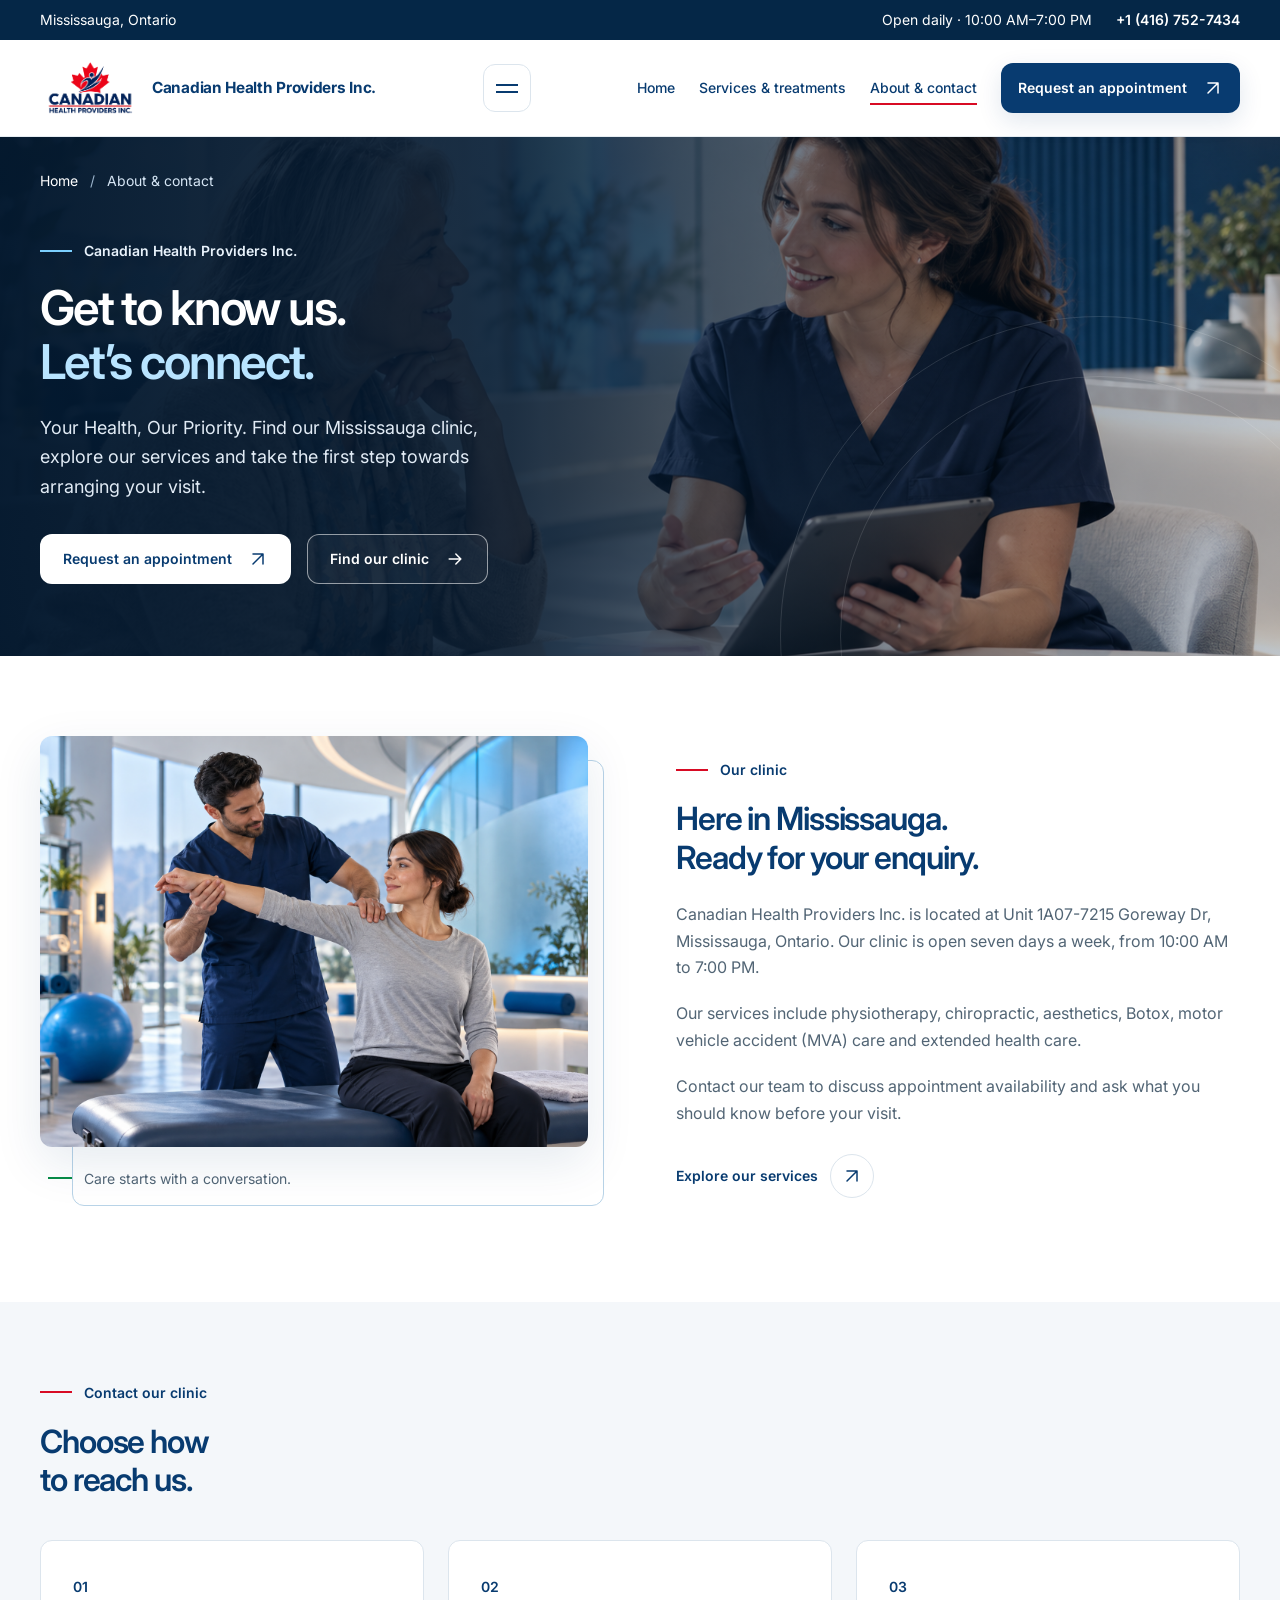
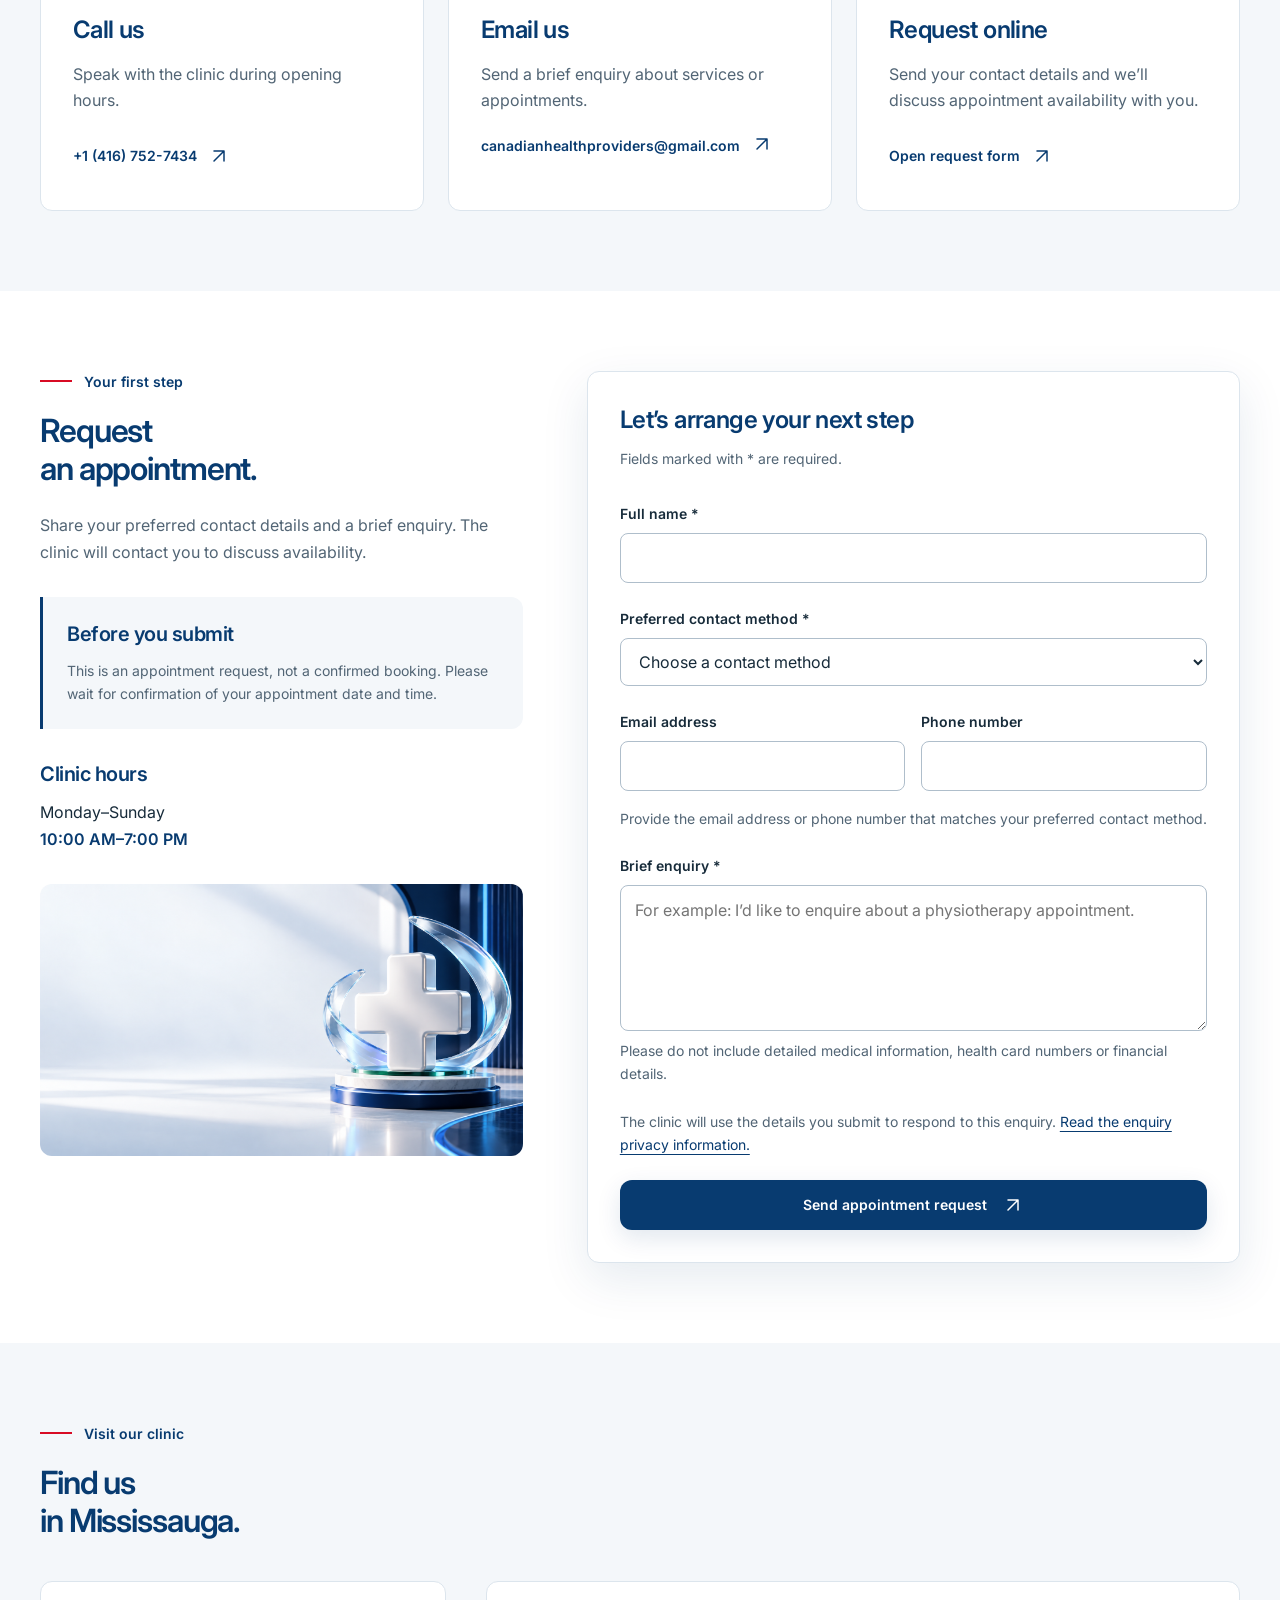
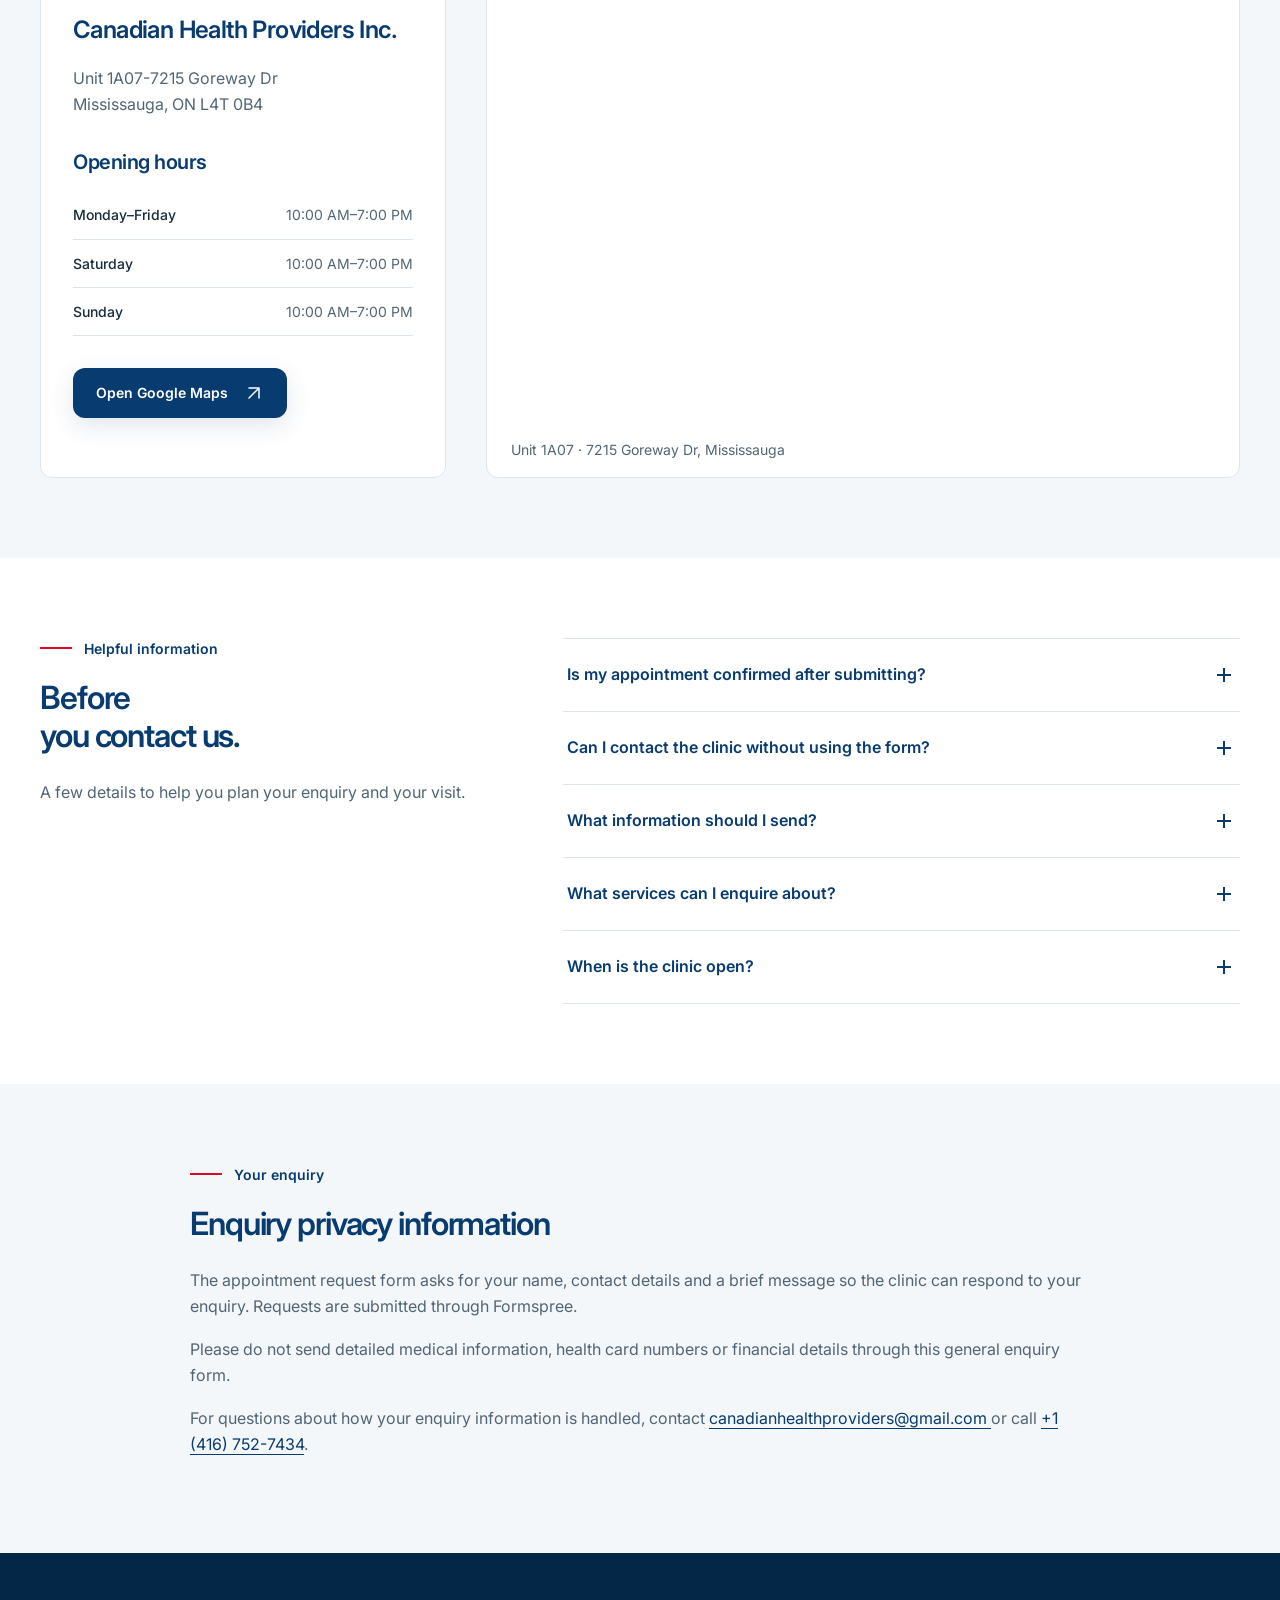
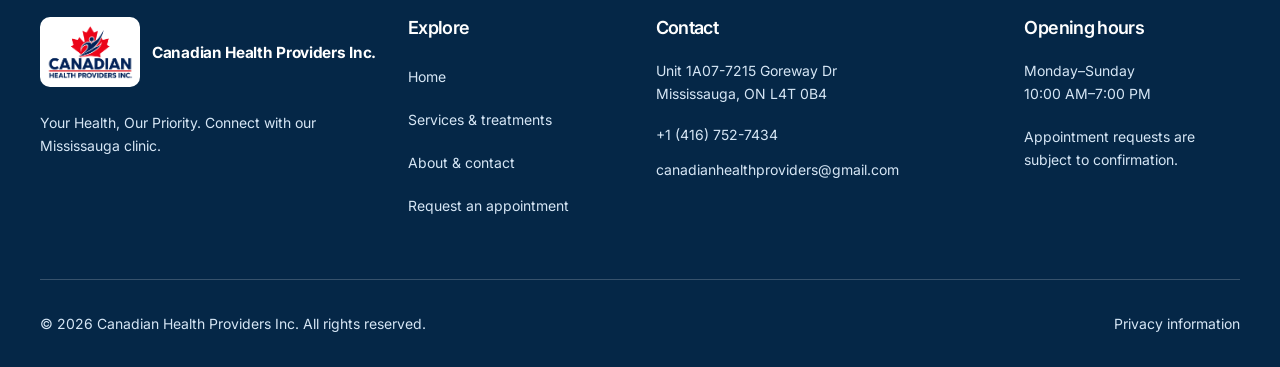
<file: about-contact.html>
<!DOCTYPE html>
<html lang="en-CA">
<head>
  <meta charset="UTF-8">
  <meta name="viewport" content="width=device-width, initial-scale=1">
  <meta name="theme-color" content="#083B70">

  <title>About &amp; Contact | Canadian Health Providers Inc.</title>
  <meta
    name="description"
    content="Contact Canadian Health Providers Inc. at Unit 1A07-7215 Goreway Dr, Mississauga. Call +1 (416) 752-7434. Open daily, 10 AM–7 PM."
  >

  <link rel="icon" type="image/png" href="Images/logo.png?v=2ae35cc">
  <link rel="preconnect" href="https://fonts.googleapis.com">
  <link rel="preconnect" href="https://fonts.gstatic.com" crossorigin>
  <link
    href="https://fonts.googleapis.com/css2?family=Inter:wght@400;500;600;700&display=swap"
    rel="stylesheet"
  >

  <link rel="stylesheet" href="style.css">
  <script src="script.js" defer></script>
</head>

<body class="page-about-contact">
  <a class="skip-link" href="#main-content">Skip to content</a>

  <!-- Custom cursor -->
  <div class="custom-cursor" aria-hidden="true" hidden>
    <span class="custom-cursor__dot"></span>
    <span class="custom-cursor__ring"></span>
    <svg viewBox="0 0 24 24" fill="none">
      <path
        d="M6 18 18 6M6 6h12v12"
        stroke="currentColor"
        stroke-width="1.8"
        stroke-linecap="round"
        stroke-linejoin="round"
      />
    </svg>
  </div>

  <!-- Shared icons -->
  <svg
    class="svg-definitions"
    width="0"
    height="0"
    aria-hidden="true"
    focusable="false"
  >
    <defs>
      <symbol id="icon-arrow" viewBox="0 0 24 24">
        <path
          d="M5 12h14m-6-6 6 6-6 6"
          fill="none"
          stroke="currentColor"
          stroke-width="1.8"
          stroke-linecap="round"
          stroke-linejoin="round"
        />
      </symbol>

      <symbol id="icon-arrow-up-right" viewBox="0 0 24 24">
        <path
          d="M6 18 18 6M6 6h12v12"
          fill="none"
          stroke="currentColor"
          stroke-width="1.8"
          stroke-linecap="round"
          stroke-linejoin="round"
        />
      </symbol>
    </defs>
  </svg>

  <!-- Top bar -->
  <div class="topbar">
    <div class="container topbar__inner">
      <p>Mississauga, Ontario</p>

      <div class="topbar__contact">
        <span>Open daily · 10:00 AM–7:00 PM</span>
        <a href="tel:+14167527434">+1 (416) 752-7434</a>
      </div>
    </div>
  </div>

  <!-- Header -->
  <header class="site-header" id="site-header">
    <div class="container header__inner">
      <a
        class="brand"
        href="index.html"
        aria-label="Canadian Health Providers Inc. — Home"
      >
        <span class="brand__logo">
          <img
            src="Images/logo.png?v=2ae35cc"
            alt=""
            width="72"
            height="72"
          >
        </span>

        <span class="brand__text">
          <span class="brand__name">Canadian Health Providers Inc.</span>
        </span>
      </a>

      <button
        class="menu-toggle"
        type="button"
        aria-label="Open navigation"
        aria-controls="primary-navigation"
        aria-expanded="false"
        hidden
      >
        <span></span>
        <span></span>
      </button>

      <nav
        class="primary-navigation"
        id="primary-navigation"
        aria-label="Main navigation"
      >
        <ul class="navigation-list">
          <li>
            <a href="index.html">Home</a>
          </li>
          <li>
            <a href="services.html">Services &amp; treatments</a>
          </li>
          <li>
            <a href="about-contact.html" aria-current="page">
              About &amp; contact
            </a>
          </li>
        </ul>

        <a
          class="button button--primary header__appointment"
          href="#appointment"
        >
          <span>Request an appointment</span>
          <svg class="icon" aria-hidden="true">
            <use href="#icon-arrow-up-right"></use>
          </svg>
        </a>
      </nav>
    </div>
  </header>

  <main id="main-content">

    <!-- About hero -->
    <section
      class="page-hero page-hero--about"
      aria-labelledby="about-title"
    >
      <div class="page-hero__media" aria-hidden="true">
        <img
          src="Images/personalised-care.png"
          alt=""
          width="1448"
          height="1086"
          fetchpriority="high"
        >
        <div class="page-hero__overlay"></div>
      </div>

      <div class="page-hero__decoration" aria-hidden="true">
        <span></span>
        <span></span>
      </div>

      <div class="container page-hero__inner">
        <nav class="breadcrumbs" aria-label="Breadcrumb">
          <ol>
            <li><a href="index.html">Home</a></li>
            <li aria-current="page">About &amp; contact</li>
          </ol>
        </nav>

        <div class="page-hero__content">
          <p class="eyebrow eyebrow--light" data-reveal>
            <span class="eyebrow__line" aria-hidden="true"></span>
            Canadian Health Providers Inc.
          </p>

          <h1 id="about-title" data-reveal>
            Get to know us.
            <span class="hero__title-accent">
              Let’s connect.
            </span>
          </h1>

          <p class="page-hero__description" data-reveal>
            Your Health, Our Priority. Find our Mississauga clinic,
            explore our services and take the first step
            towards arranging your visit.
          </p>

          <div class="hero__actions" data-reveal>
            <a class="button button--light" href="#appointment">
              <span>Request an appointment</span>
              <svg class="icon" aria-hidden="true">
                <use href="#icon-arrow-up-right"></use>
              </svg>
            </a>

            <a class="button button--outline-light" href="#location">
              <span>Find our clinic</span>
              <svg class="icon" aria-hidden="true">
                <use href="#icon-arrow"></use>
              </svg>
            </a>
          </div>
        </div>
      </div>
    </section>

    <!-- Clinic introduction -->
    <section
      class="section about-intro"
      aria-labelledby="clinic-title"
    >
      <div class="container split-layout">
        <div class="visual-composition" data-reveal>
          <div class="visual-composition__frame" data-tilt>
            <img
              src="Images/physiotherapy-care.png"
              alt="Illustrative healthcare scene showing a supported shoulder movement exercise."
              width="1448"
              height="1086"
              loading="lazy"
              decoding="async"
            >
          </div>

          <div
            class="visual-composition__accent"
            aria-hidden="true"
          ></div>

          <div class="visual-caption">
            <span
              class="visual-caption__line"
              aria-hidden="true"
            ></span>
            <p>Care starts with a conversation.</p>
          </div>
        </div>

        <div class="section-copy">
          <p class="eyebrow" data-reveal>
            <span class="eyebrow__line" aria-hidden="true"></span>
            Our clinic
          </p>

          <h2 id="clinic-title" data-reveal>
            Here in Mississauga.
            <span class="text-accent">
              Ready for your enquiry.
            </span>
          </h2>

          <p data-reveal>
            Canadian Health Providers Inc. is located at
            Unit 1A07-7215 Goreway Dr, Mississauga, Ontario.
            Our clinic is open seven days a week,
            from 10:00 AM to 7:00 PM.
          </p>

          <p data-reveal>
            Our services include physiotherapy, chiropractic,
            aesthetics, Botox, motor vehicle accident (MVA)
            care and extended health care.
          </p>

          <p data-reveal>
            Contact our team to discuss appointment availability
            and ask what you should know before your visit.
          </p>

          <a class="text-link" href="services.html" data-reveal>
            <span>Explore our services</span>
            <span class="text-link__arrow" aria-hidden="true">
              <svg class="icon">
                <use href="#icon-arrow-up-right"></use>
              </svg>
            </span>
          </a>
        </div>
      </div>
    </section>

    <!-- Team template: hidden until actual profiles are supplied -->
    <section
      class="section team-section section--surface"
      id="team"
      aria-labelledby="team-title"
      hidden
    >
      <div class="container">
        <div class="section-heading">
          <div>
            <p class="eyebrow">The people behind your care</p>
            <h2 id="team-title">Meet our team</h2>
          </div>
        </div>

        <div class="team-grid">
          <article class="team-card">
            <div class="team-card__photo"></div>
            <div class="team-card__content">
              <h3>Team member name</h3>
              <p class="team-card__role">Confirmed role</p>
              <p>Approved biography and qualifications.</p>
            </div>
          </article>

          <article class="team-card">
            <div class="team-card__photo"></div>
            <div class="team-card__content">
              <h3>Team member name</h3>
              <p class="team-card__role">Confirmed role</p>
              <p>Approved biography and qualifications.</p>
            </div>
          </article>

          <article class="team-card">
            <div class="team-card__photo"></div>
            <div class="team-card__content">
              <h3>Team member name</h3>
              <p class="team-card__role">Confirmed role</p>
              <p>Approved biography and qualifications.</p>
            </div>
          </article>
        </div>
      </div>
    </section>

    <!-- Contact options -->
    <section
      class="section contact-options section--surface"
      aria-labelledby="contact-options-title"
    >
      <div class="container">
        <div class="section-heading">
          <div>
            <p class="eyebrow" data-reveal>
              <span class="eyebrow__line" aria-hidden="true"></span>
              Contact our clinic
            </p>

            <h2 id="contact-options-title" data-reveal>
              Choose how
              <span class="text-accent">to reach us.</span>
            </h2>
          </div>
        </div>

        <div class="benefits-grid">
          <article class="benefit-card" data-reveal data-tilt>
            <span class="topic-card__number">01</span>
            <h3>Call us</h3>
            <p>Speak with the clinic during opening hours.</p>

            <a class="text-link" href="tel:+14167527434">
              <span>+1 (416) 752-7434</span>
              <svg class="icon" aria-hidden="true">
                <use href="#icon-arrow-up-right"></use>
              </svg>
            </a>
          </article>

          <article class="benefit-card" data-reveal data-tilt>
            <span class="topic-card__number">02</span>
            <h3>Email us</h3>
            <p>Send a brief enquiry about services or appointments.</p>

            <a
              class="text-link contact-email"
              href="mailto:canadianhealthproviders@gmail.com"
            >
              <span>canadianhealthproviders@gmail.com</span>
              <svg class="icon" aria-hidden="true">
                <use href="#icon-arrow-up-right"></use>
              </svg>
            </a>
          </article>

          <article class="benefit-card" data-reveal data-tilt>
            <span class="topic-card__number">03</span>
            <h3>Request online</h3>
            <p>
              Send your contact details and we’ll discuss
              appointment availability with you.
            </p>

            <a class="text-link" href="#appointment">
              <span>Open request form</span>
              <svg class="icon" aria-hidden="true">
                <use href="#icon-arrow-up-right"></use>
              </svg>
            </a>
          </article>
        </div>
      </div>
    </section>

    <!-- Appointment request -->
    <section
      class="section appointment-section"
      id="appointment"
      aria-labelledby="appointment-title"
    >
      <div class="container appointment-layout">
        <div class="appointment-info">
          <p class="eyebrow" data-reveal>
            <span class="eyebrow__line" aria-hidden="true"></span>
            Your first step
          </p>

          <h2 id="appointment-title" data-reveal>
            Request
            <span class="text-accent">an appointment.</span>
          </h2>

          <p data-reveal>
            Share your preferred contact details and a brief
            enquiry. The clinic will contact you to discuss
            availability.
          </p>

          <div class="appointment-info__note" data-reveal>
            <h3>Before you submit</h3>
            <p>
              This is an appointment request, not a confirmed
              booking. Please wait for confirmation of your
              appointment date and time.
            </p>
          </div>

          <div class="appointment-info__hours" data-reveal>
            <h3>Clinic hours</h3>
            <p>Monday–Sunday</p>
            <strong>10:00 AM–7:00 PM</strong>
          </div>

          <div class="appointment-info__visual" aria-hidden="true">
            <img
              src="Images/contact-banner.png"
              alt=""
              width="1672"
              height="941"
              loading="lazy"
              decoding="async"
            >
          </div>
        </div>

        <div class="appointment-panel" data-reveal>
          <!-- Formspree appointment form -->
          <form
            class="appointment-form"
            id="appointment-form"
            name="appointment-request"
            method="POST"
            action="https://formspree.io/f/moejdpdg"
            data-form-ready="true"
            aria-describedby="form-privacy-note"
          >
            <p hidden>
              <label>
                Leave this field empty:
                <input
                  name="_gotcha"
                  autocomplete="off"
                  tabindex="-1"
                >
              </label>
            </p>

            <div class="appointment-panel__heading">
              <h3>Let’s arrange your next step</h3>
              <p>Fields marked with * are required.</p>
            </div>

            <div class="form-field">
              <label for="full-name">Full name *</label>
              <input
                id="full-name"
                name="full-name"
                type="text"
                autocomplete="name"
                maxlength="120"
                required
              >
            </div>

            <div class="form-field">
              <label for="contact-method">
                Preferred contact method *
              </label>
              <select
                id="contact-method"
                name="contact-method"
                required
              >
                <option value="">Choose a contact method</option>
                <option value="email">Email</option>
                <option value="phone">Phone</option>
              </select>
            </div>

            <div class="form-row">
              <div class="form-field">
                <label for="email-address">Email address</label>
                <input
                  id="email-address"
                  name="email"
                  type="email"
                  autocomplete="email"
                  maxlength="254"
                  aria-describedby="contact-details-help"
                >
              </div>

              <div class="form-field">
                <label for="phone-number">Phone number</label>
                <input
                  id="phone-number"
                  name="phone"
                  type="tel"
                  autocomplete="tel"
                  maxlength="40"
                  aria-describedby="contact-details-help"
                >
              </div>
            </div>

            <p class="form-help" id="contact-details-help">
              Provide the email address or phone number that
              matches your preferred contact method.
            </p>

            <div class="form-field">
              <label for="appointment-message">
                Brief enquiry *
              </label>
              <textarea
                id="appointment-message"
                name="message"
                rows="5"
                maxlength="1500"
                required
                aria-describedby="message-help"
                placeholder="For example: I’d like to enquire about a physiotherapy appointment."
              ></textarea>

              <p class="form-help" id="message-help">
                Please do not include detailed medical information,
                health card numbers or financial details.
              </p>
            </div>

            <p class="form-privacy-note" id="form-privacy-note">
              The clinic will use the details you submit
              to respond to this enquiry.
              <a href="#privacy">
                Read the enquiry privacy information.
              </a>
            </p>

            <button
              class="button button--primary form-submit"
              type="submit"
            >
              <span>Send appointment request</span>
              <svg class="icon" aria-hidden="true">
                <use href="#icon-arrow-up-right"></use>
              </svg>
            </button>

            <p
              class="form-status"
              id="form-status"
              role="status"
              aria-live="polite"
              aria-atomic="true"
            ></p>
          </form>

          <noscript>
            <p class="form-help">
              Please provide contact details matching your chosen
              method. You can also call
              <a href="tel:+14167527434">+1 (416) 752-7434</a>
              or email the clinic directly.
            </p>
          </noscript>
        </div>
      </div>
    </section>

    <!-- Location -->
    <section
      class="section location-section section--surface"
      id="location"
      aria-labelledby="location-title"
    >
      <div class="container">
        <div class="section-heading">
          <div>
            <p class="eyebrow" data-reveal>
              <span class="eyebrow__line" aria-hidden="true"></span>
              Visit our clinic
            </p>

            <h2 id="location-title" data-reveal>
              Find us
              <span class="text-accent">in Mississauga.</span>
            </h2>
          </div>
        </div>

        <div class="location-layout">
          <div class="location-details" data-reveal>
            <h3>Canadian Health Providers Inc.</h3>

            <address>
              Unit 1A07-7215 Goreway Dr<br>
              Mississauga, ON L4T 0B4
            </address>

            <div class="location-details__hours">
              <h3>Opening hours</h3>

              <dl class="hours-list">
                <div>
                  <dt>Monday–Friday</dt>
                  <dd>10:00 AM–7:00 PM</dd>
                </div>
                <div>
                  <dt>Saturday</dt>
                  <dd>10:00 AM–7:00 PM</dd>
                </div>
                <div>
                  <dt>Sunday</dt>
                  <dd>10:00 AM–7:00 PM</dd>
                </div>
              </dl>
            </div>

            <a
              class="button button--primary"
              href="https://www.google.com/maps/search/?api=1&amp;query=Unit%201A07-7215%20Goreway%20Dr%2C%20Mississauga%2C%20ON%20L4T%200B4"
              target="_blank"
              rel="noopener noreferrer"
            >
              <span>Open Google Maps</span>
              <svg class="icon" aria-hidden="true">
                <use href="#icon-arrow-up-right"></use>
              </svg>
            </a>
          </div>

          <div class="location-map" data-reveal>
            <iframe
              title="Map search for Canadian Health Providers Inc., Unit 1A07-7215 Goreway Dr, Mississauga."
              src="https://maps.google.com/maps?q=Unit%201A07-7215%20Goreway%20Dr%2C%20Mississauga%2C%20ON%20L4T%200B4&amp;output=embed"
              width="600"
              height="450"
              loading="lazy"
              referrerpolicy="strict-origin-when-cross-origin"
              allowfullscreen
            ></iframe>

            <p class="map-caption">
              Unit 1A07 · 7215 Goreway Dr, Mississauga
            </p>
          </div>
        </div>
      </div>
    </section>

    <!-- Contact FAQ -->
    <section
      class="section faq-section"
      aria-labelledby="contact-faq-title"
    >
      <div class="container faq-layout">
        <div class="section-copy">
          <p class="eyebrow" data-reveal>
            <span class="eyebrow__line" aria-hidden="true"></span>
            Helpful information
          </p>

          <h2 id="contact-faq-title" data-reveal>
            Before
            <span class="text-accent">you contact us.</span>
          </h2>

          <p data-reveal>
            A few details to help you plan your enquiry
            and your visit.
          </p>
        </div>

        <div class="faq-list" data-reveal">
          <details class="faq-item">
            <summary>
              <span>Is my appointment confirmed after submitting?</span>
              <span
                class="faq-item__indicator"
                aria-hidden="true"
              ></span>
            </summary>
            <div class="faq-item__answer">
              <p>
                No. The clinic must confirm availability
                and your appointment date and time.
              </p>
            </div>
          </details>

          <details class="faq-item">
            <summary>
              <span>Can I contact the clinic without using the form?</span>
              <span
                class="faq-item__indicator"
                aria-hidden="true"
              ></span>
            </summary>
            <div class="faq-item__answer">
              <p>
                Yes. Call
                <a href="tel:+14167527434">+1 (416) 752-7434</a>
                or email
                <a href="mailto:canadianhealthproviders@gmail.com">
                  canadianhealthproviders@gmail.com
                </a>.
              </p>
            </div>
          </details>

          <details class="faq-item">
            <summary>
              <span>What information should I send?</span>
              <span
                class="faq-item__indicator"
                aria-hidden="true"
              ></span>
            </summary>
            <div class="faq-item__answer">
              <p>
                Your name, preferred contact details
                and a brief enquiry are enough to start.
                You can mention which service you are interested in.
                Avoid sending detailed medical or identification
                information through this form.
              </p>
            </div>
          </details>

          <details class="faq-item">
            <summary>
              <span>What services can I enquire about?</span>
              <span
                class="faq-item__indicator"
                aria-hidden="true"
              ></span>
            </summary>
            <div class="faq-item__answer">
              <p>
                You can enquire about physiotherapy, chiropractic,
                aesthetics, Botox, motor vehicle accident (MVA)
                care and extended health care.
              </p>
            </div>
          </details>

          <details class="faq-item">
            <summary>
              <span>When is the clinic open?</span>
              <span
                class="faq-item__indicator"
                aria-hidden="true"
              ></span>
            </summary>
            <div class="faq-item__answer">
              <p>
                Monday through Sunday,
                from 10:00 AM to 7:00 PM.
              </p>
            </div>
          </details>
        </div>
      </div>
    </section>

    <!-- Enquiry privacy information -->
    <section
      class="section privacy-section section--surface"
      id="privacy"
      aria-labelledby="privacy-title"
    >
      <div class="container privacy-content">
        <p class="eyebrow">
          <span class="eyebrow__line" aria-hidden="true"></span>
          Your enquiry
        </p>

        <h2 id="privacy-title">Enquiry privacy information</h2>

        <p>
          The appointment request form asks for your name,
          contact details and a brief message so the clinic
          can respond to your enquiry. Requests are submitted
          through Formspree.
        </p>

        <p>
          Please do not send detailed medical information,
          health card numbers or financial details through
          this general enquiry form.
        </p>

        <p>
          For questions about how your enquiry information
          is handled, contact
          <a href="mailto:canadianhealthproviders@gmail.com">
            canadianhealthproviders@gmail.com
          </a>
          or call
          <a href="tel:+14167527434">+1 (416) 752-7434</a>.
        </p>
      </div>
    </section>

  </main>

  <!-- Footer -->
  <footer class="site-footer">
    <div class="container footer__main">
      <div class="footer__brand-column">
        <a
          class="brand brand--footer"
          href="index.html"
          aria-label="Canadian Health Providers Inc. — Home"
        >
          <span class="brand__logo">
            <img
              src="Images/logo.png?v=2ae35cc"
              alt=""
              width="72"
              height="72"
              loading="lazy"
            >
          </span>

          <span class="brand__text">
            <span class="brand__name">Canadian Health Providers Inc.</span>
          </span>
        </a>

        <p>
          Your Health, Our Priority.
          Connect with our Mississauga clinic.
        </p>
      </div>

      <div class="footer__column">
        <h2>Explore</h2>

        <nav aria-label="Footer navigation">
          <ul>
            <li><a href="index.html">Home</a></li>
            <li>
              <a href="services.html">Services &amp; treatments</a>
            </li>
            <li>
              <a href="about-contact.html">About &amp; contact</a>
            </li>
            <li>
              <a href="#appointment">Request an appointment</a>
            </li>
          </ul>
        </nav>
      </div>

      <div class="footer__column">
        <h2>Contact</h2>

        <address>
          <p>
            Unit 1A07-7215 Goreway Dr<br>
            Mississauga, ON L4T 0B4
          </p>

          <a href="tel:+14167527434">+1 (416) 752-7434</a>

          <a href="mailto:canadianhealthproviders@gmail.com">
            canadianhealthproviders@gmail.com
          </a>
        </address>
      </div>

      <div class="footer__column">
        <h2>Opening hours</h2>
        <p>Monday–Sunday</p>
        <p>10:00 AM–7:00 PM</p>
        <p class="footer__note">
          Appointment requests are subject to confirmation.
        </p>
      </div>
    </div>

    <div class="container footer__bottom">
      <p>
        &copy; <span data-current-year>2026</span>
        Canadian Health Providers Inc. All rights reserved.
      </p>

      <a href="#privacy">Privacy information</a>
    </div>
  </footer>

  <!-- Mobile appointment button -->
  <a class="mobile-appointment" href="#appointment">
    <span>Request an appointment</span>
    <svg class="icon" aria-hidden="true">
      <use href="#icon-arrow-up-right"></use>
    </svg>
  </a>

  <!-- Back to top -->
  <a
    class="back-to-top"
    href="#site-header"
    aria-label="Back to top"
    hidden
  >
    <svg viewBox="0 0 24 24" fill="none">
      <path
        d="M12 19V5m-6 6 6-6 6 6"
        stroke="currentColor"
        stroke-width="1.8"
        stroke-linecap="round"
        stroke-linejoin="round"
      />
    </svg>
  </a>

</body>
</html>
</file>
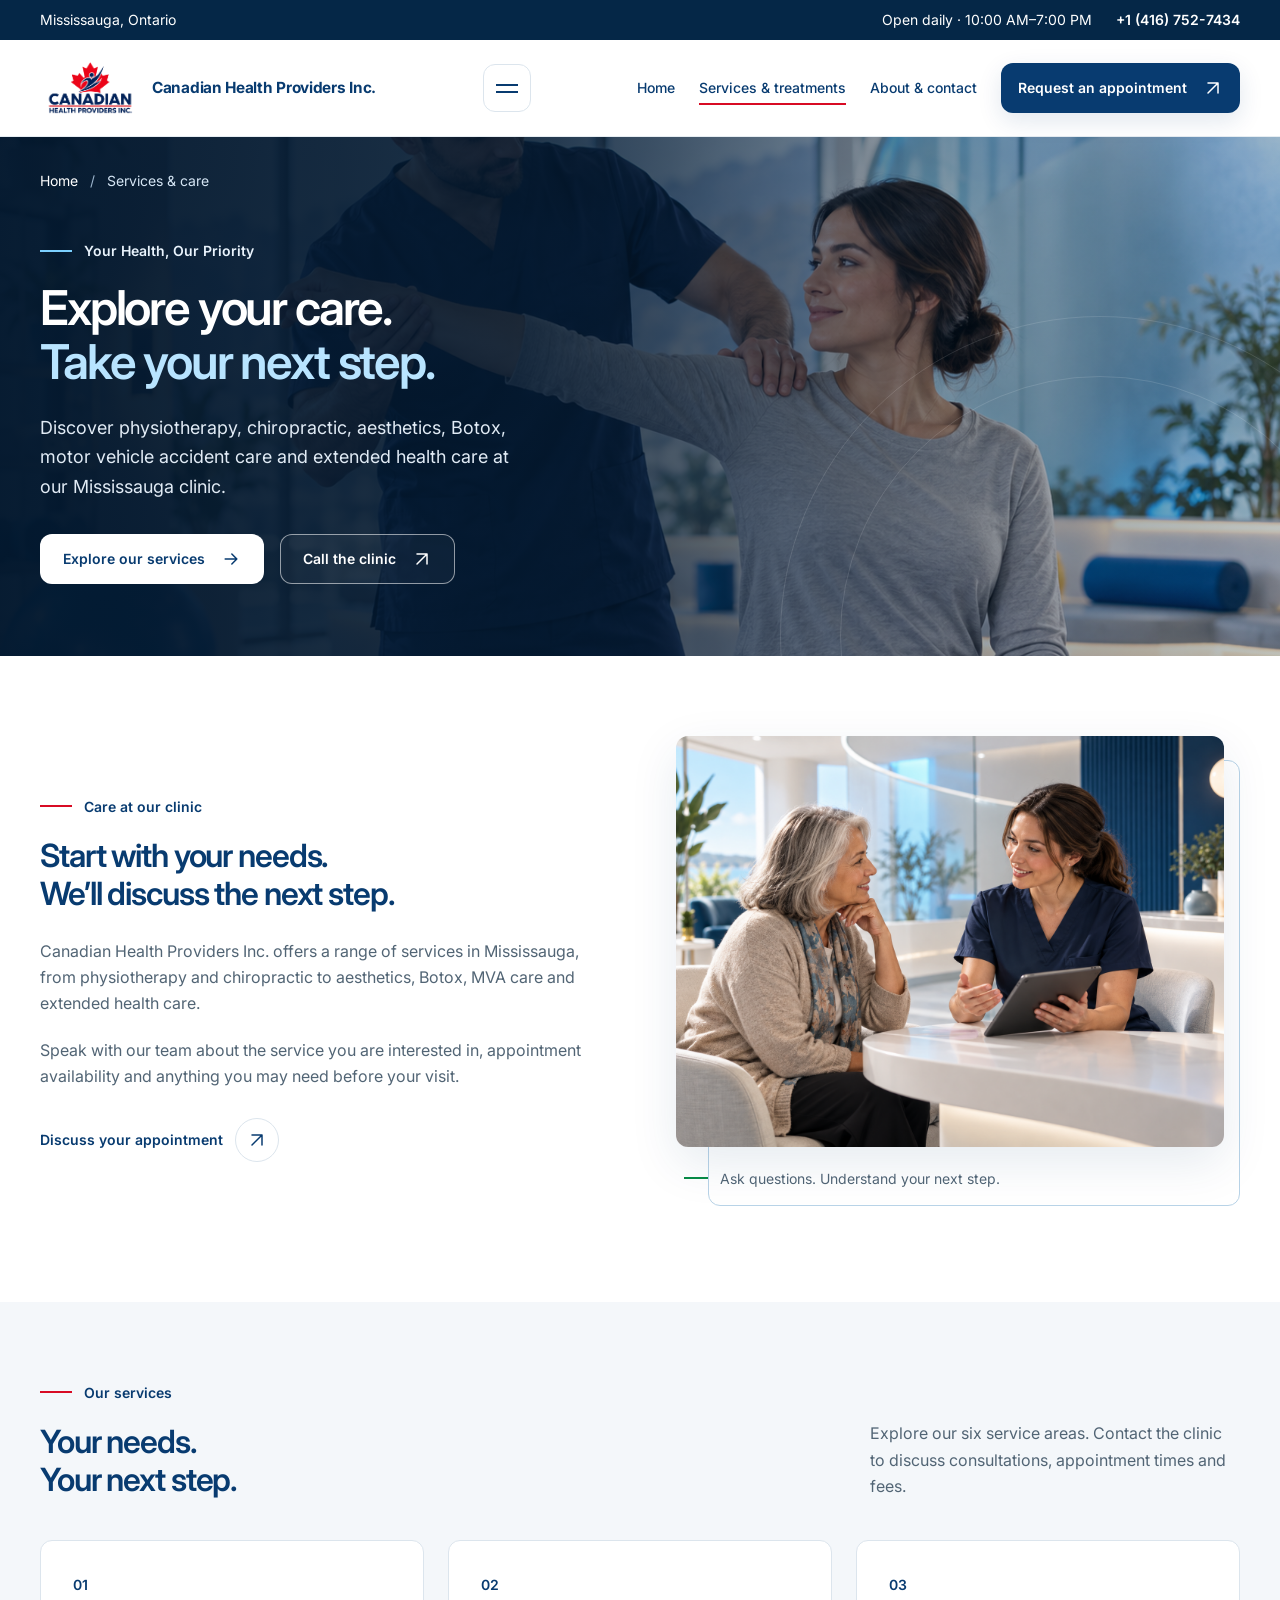
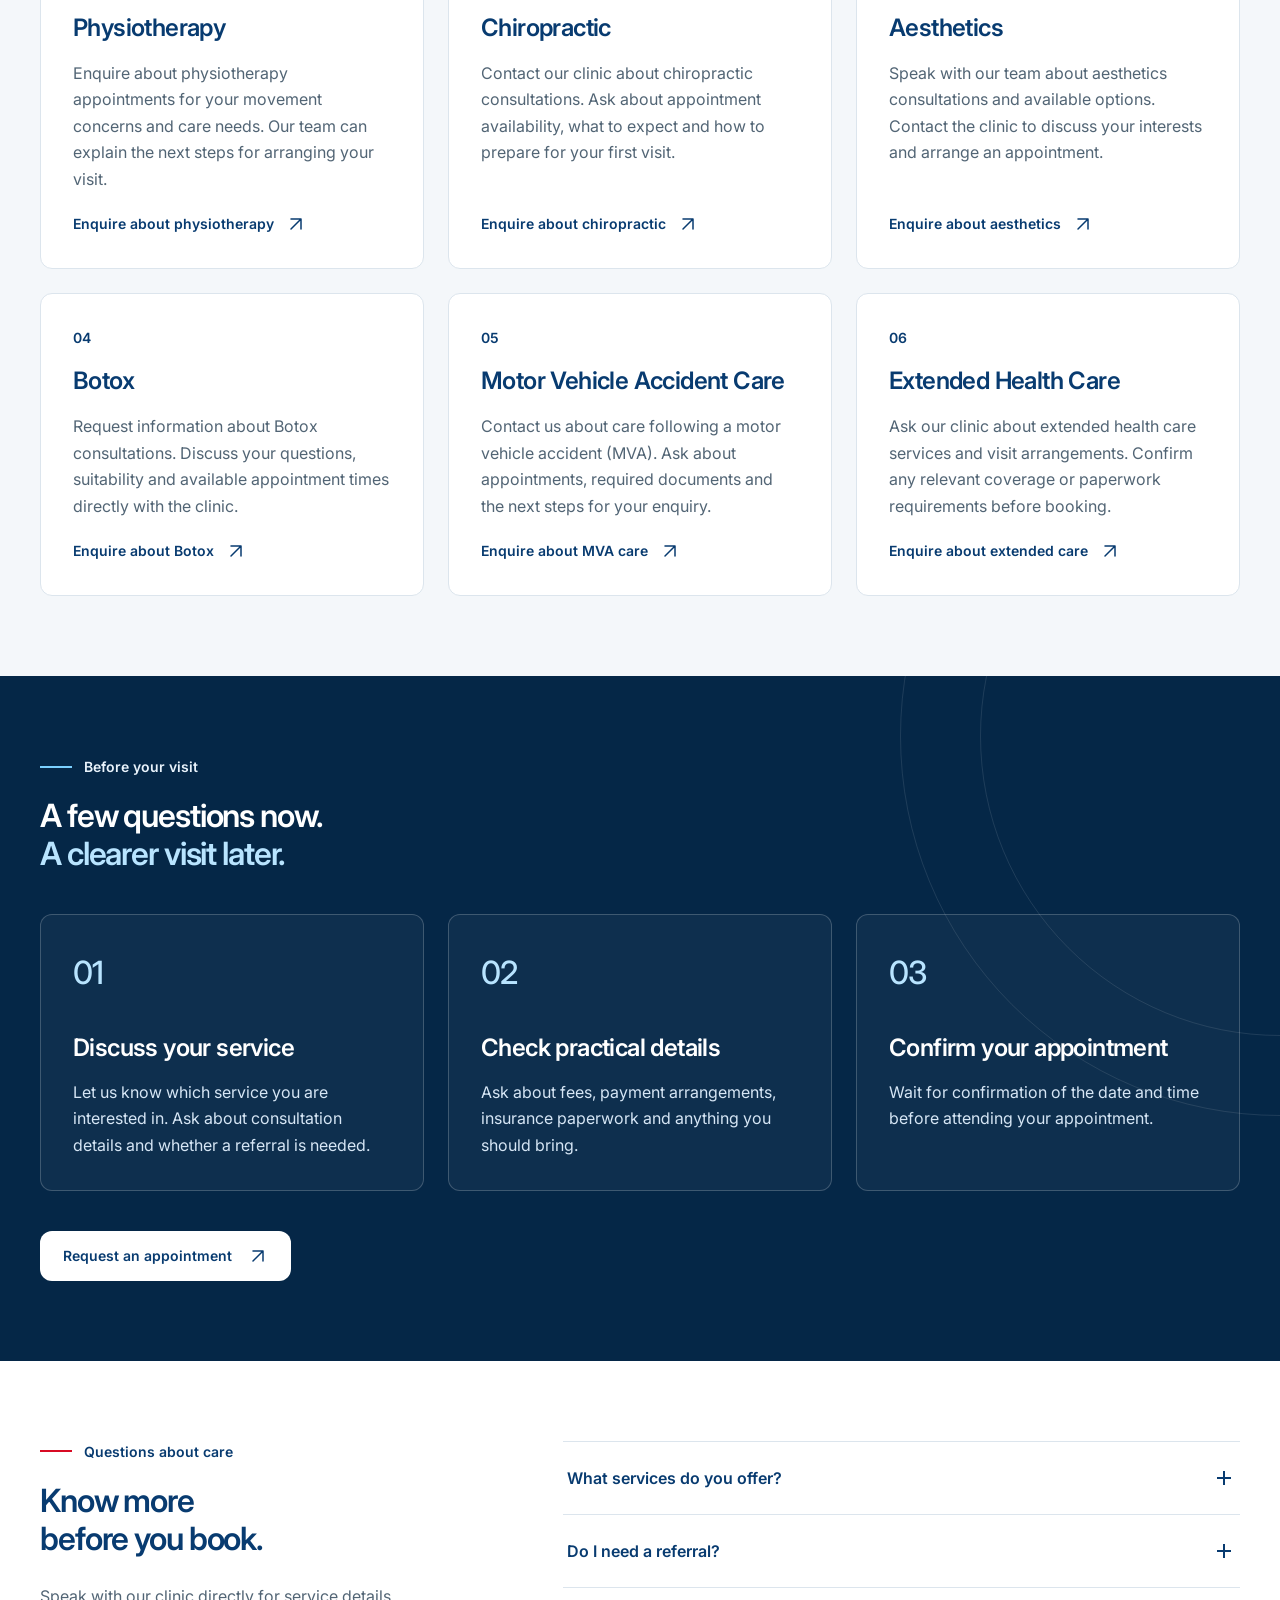
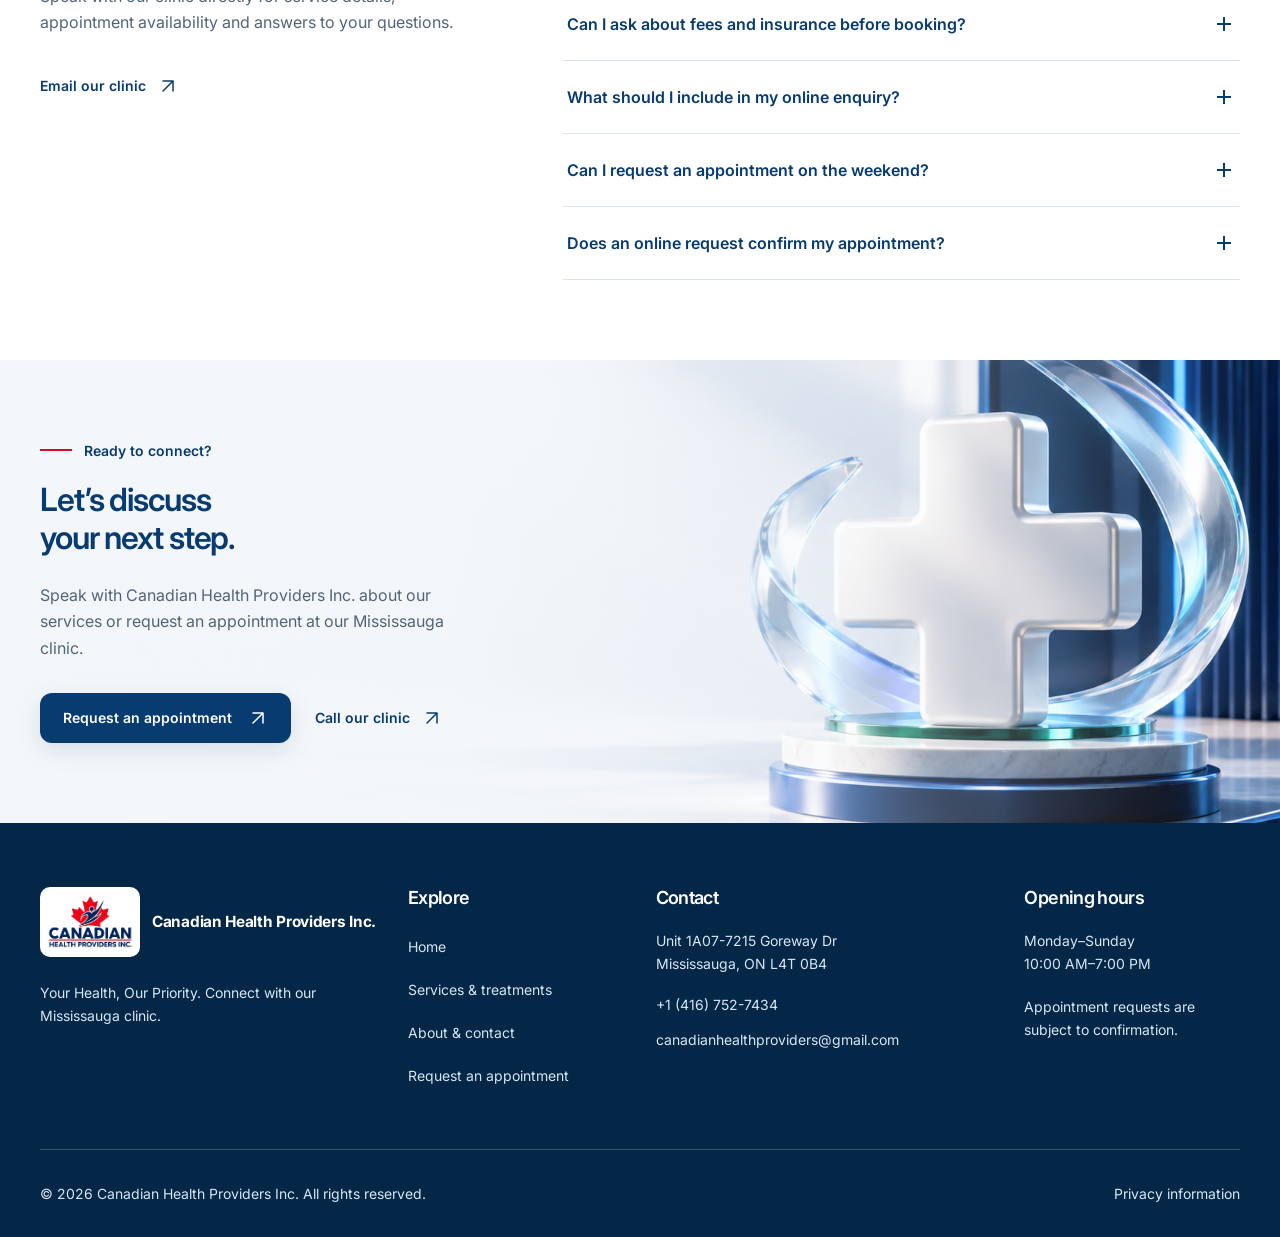
<file: services.html>
<!DOCTYPE html>
<html lang="en-CA">
<head>
  <meta charset="UTF-8">
  <meta name="viewport" content="width=device-width, initial-scale=1">
  <meta name="theme-color" content="#083B70">

  <title>Services &amp; Care | Canadian Health Providers Inc.</title>
  <meta
    name="description"
    content="Explore physiotherapy, chiropractic, aesthetics, Botox, motor vehicle accident care and extended health care at Canadian Health Providers Inc. in Mississauga."
  >

  <link rel="icon" type="image/png" href="Images/logo.png?v=2ae35cc">
  <link rel="preconnect" href="https://fonts.googleapis.com">
  <link rel="preconnect" href="https://fonts.gstatic.com" crossorigin>
  <link
    href="https://fonts.googleapis.com/css2?family=Inter:wght@400;500;600;700&display=swap"
    rel="stylesheet"
  >

  <link rel="stylesheet" href="style.css">
  <script src="script.js" defer></script>
</head>

<body class="page-services">
  <a class="skip-link" href="#main-content">Skip to content</a>

  <!-- Custom cursor -->
  <div class="custom-cursor" aria-hidden="true" hidden>
    <span class="custom-cursor__dot"></span>
    <span class="custom-cursor__ring"></span>
    <svg viewBox="0 0 24 24" fill="none">
      <path
        d="M6 18 18 6M6 6h12v12"
        stroke="currentColor"
        stroke-width="1.8"
        stroke-linecap="round"
        stroke-linejoin="round"
      />
    </svg>
  </div>

  <!-- Shared icons -->
  <svg
    class="svg-definitions"
    width="0"
    height="0"
    aria-hidden="true"
    focusable="false"
  >
    <defs>
      <symbol id="icon-arrow" viewBox="0 0 24 24">
        <path
          d="M5 12h14m-6-6 6 6-6 6"
          fill="none"
          stroke="currentColor"
          stroke-width="1.8"
          stroke-linecap="round"
          stroke-linejoin="round"
        />
      </symbol>

      <symbol id="icon-arrow-up-right" viewBox="0 0 24 24">
        <path
          d="M6 18 18 6M6 6h12v12"
          fill="none"
          stroke="currentColor"
          stroke-width="1.8"
          stroke-linecap="round"
          stroke-linejoin="round"
        />
      </symbol>
    </defs>
  </svg>

  <!-- Top bar -->
  <div class="topbar">
    <div class="container topbar__inner">
      <p>Mississauga, Ontario</p>

      <div class="topbar__contact">
        <span>Open daily · 10:00 AM–7:00 PM</span>
        <a href="tel:+14167527434">+1 (416) 752-7434</a>
      </div>
    </div>
  </div>

  <!-- Header -->
  <header class="site-header" id="site-header">
    <div class="container header__inner">
      <a
        class="brand"
        href="index.html"
        aria-label="Canadian Health Providers Inc. — Home"
      >
        <span class="brand__logo">
          <img
            src="Images/logo.png?v=2ae35cc"
            alt=""
            width="72"
            height="72"
          >
        </span>

        <span class="brand__text">
          <span class="brand__name">Canadian Health Providers Inc.</span>
        </span>
      </a>

      <button
        class="menu-toggle"
        type="button"
        aria-label="Open navigation"
        aria-controls="primary-navigation"
        aria-expanded="false"
        hidden
      >
        <span></span>
        <span></span>
      </button>

      <nav
        class="primary-navigation"
        id="primary-navigation"
        aria-label="Main navigation"
      >
        <ul class="navigation-list">
          <li>
            <a href="index.html">Home</a>
          </li>
          <li>
            <a href="services.html" aria-current="page">
              Services &amp; treatments
            </a>
          </li>
          <li>
            <a href="about-contact.html">About &amp; contact</a>
          </li>
        </ul>

        <a
          class="button button--primary header__appointment"
          href="about-contact.html#appointment"
        >
          <span>Request an appointment</span>
          <svg class="icon" aria-hidden="true">
            <use href="#icon-arrow-up-right"></use>
          </svg>
        </a>
      </nav>
    </div>
  </header>

  <main id="main-content">

    <!-- Services hero -->
    <section
      class="page-hero page-hero--services"
      aria-labelledby="services-title"
    >
      <div class="page-hero__media" aria-hidden="true">
        <img
          src="Images/physiotherapy-care.png"
          alt=""
          width="1448"
          height="1086"
          fetchpriority="high"
        >
        <div class="page-hero__overlay"></div>
      </div>

      <div class="page-hero__decoration" aria-hidden="true">
        <span></span>
        <span></span>
      </div>

      <div class="container page-hero__inner">
        <nav class="breadcrumbs" aria-label="Breadcrumb">
          <ol>
            <li><a href="index.html">Home</a></li>
            <li aria-current="page">Services &amp; care</li>
          </ol>
        </nav>

        <div class="page-hero__content">
          <p class="eyebrow eyebrow--light" data-reveal>
            <span class="eyebrow__line" aria-hidden="true"></span>
            Your Health, Our Priority
          </p>

          <h1 id="services-title" data-reveal>
            Explore your care.
            <span class="hero__title-accent">
              Take your next step.
            </span>
          </h1>

          <p class="page-hero__description" data-reveal>
            Discover physiotherapy, chiropractic, aesthetics, Botox,
            motor vehicle accident care and extended health care
            at our Mississauga clinic.
          </p>

          <div class="hero__actions" data-reveal>
            <a
              class="button button--light"
              href="#available-services"
            >
              <span>Explore our services</span>
              <svg class="icon" aria-hidden="true">
                <use href="#icon-arrow"></use>
              </svg>
            </a>

            <a
              class="button button--outline-light"
              href="tel:+14167527434"
            >
              <span>Call the clinic</span>
              <svg class="icon" aria-hidden="true">
                <use href="#icon-arrow-up-right"></use>
              </svg>
            </a>
          </div>
        </div>
      </div>
    </section>

    <!-- Care introduction -->
    <section
      class="section services-intro"
      aria-labelledby="care-information-title"
    >
      <div class="container split-layout">
        <div class="section-copy">
          <p class="eyebrow" data-reveal>
            <span class="eyebrow__line" aria-hidden="true"></span>
            Care at our clinic
          </p>

          <h2 id="care-information-title" data-reveal>
            Start with your needs.
            <span class="text-accent">
              We’ll discuss the next step.
            </span>
          </h2>

          <p data-reveal>
            Canadian Health Providers Inc. offers a range of services
            in Mississauga, from physiotherapy and chiropractic
            to aesthetics, Botox, MVA care and extended health care.
          </p>

          <p data-reveal>
            Speak with our team about the service you are interested
            in, appointment availability and anything you may need
            before your visit.
          </p>

          <a
            class="text-link"
            href="about-contact.html#appointment"
            data-reveal
          >
            <span>Discuss your appointment</span>
            <span class="text-link__arrow" aria-hidden="true">
              <svg class="icon">
                <use href="#icon-arrow-up-right"></use>
              </svg>
            </span>
          </a>
        </div>

        <div class="visual-composition" data-reveal>
          <div class="visual-composition__frame" data-tilt>
            <img
              src="Images/personalised-care.png"
              alt="Illustrative consultation between a healthcare professional and an older adult."
              width="1448"
              height="1086"
              loading="lazy"
              decoding="async"
            >
          </div>

          <div
            class="visual-composition__accent"
            aria-hidden="true"
          ></div>

          <div class="visual-caption">
            <span
              class="visual-caption__line"
              aria-hidden="true"
            ></span>
            <p>Ask questions. Understand your next step.</p>
          </div>
        </div>
      </div>
    </section>

    <!-- Six services -->
    <section
      class="section service-catalogue section--surface"
      id="available-services"
      aria-labelledby="catalogue-title"
    >
      <div class="container">
        <div class="section-heading">
          <div>
            <p class="eyebrow" data-reveal>
              <span class="eyebrow__line" aria-hidden="true"></span>
              Our services
            </p>

            <h2 id="catalogue-title" data-reveal>
              Your needs.
              <span class="text-accent">Your next step.</span>
            </h2>
          </div>

          <p class="section-heading__description" data-reveal>
            Explore our six service areas. Contact the clinic
            to discuss consultations, appointment times and fees.
          </p>
        </div>

        <div class="benefits-grid">

          <article
            class="benefit-card"
            id="physiotherapy"
            data-reveal
            data-tilt
          >
            <span class="topic-card__number">01</span>
            <h3>Physiotherapy</h3>
            <p>
              Enquire about physiotherapy appointments for your
              movement concerns and care needs. Our team can
              explain the next steps for arranging your visit.
            </p>

            <a
              class="text-link"
              href="about-contact.html#appointment"
            >
              <span>Enquire about physiotherapy</span>
              <svg class="icon" aria-hidden="true">
                <use href="#icon-arrow-up-right"></use>
              </svg>
            </a>
          </article>

          <article
            class="benefit-card"
            id="chiropractic"
            data-reveal
            data-tilt
          >
            <span class="topic-card__number">02</span>
            <h3>Chiropractic</h3>
            <p>
              Contact our clinic about chiropractic consultations.
              Ask about appointment availability, what to expect
              and how to prepare for your first visit.
            </p>

            <a
              class="text-link"
              href="about-contact.html#appointment"
            >
              <span>Enquire about chiropractic</span>
              <svg class="icon" aria-hidden="true">
                <use href="#icon-arrow-up-right"></use>
              </svg>
            </a>
          </article>

          <article
            class="benefit-card"
            id="aesthetics"
            data-reveal
            data-tilt
          >
            <span class="topic-card__number">03</span>
            <h3>Aesthetics</h3>
            <p>
              Speak with our team about aesthetics consultations
              and available options. Contact the clinic to
              discuss your interests and arrange an appointment.
            </p>

            <a
              class="text-link"
              href="about-contact.html#appointment"
            >
              <span>Enquire about aesthetics</span>
              <svg class="icon" aria-hidden="true">
                <use href="#icon-arrow-up-right"></use>
              </svg>
            </a>
          </article>

          <article
            class="benefit-card"
            id="botox"
            data-reveal
            data-tilt
          >
            <span class="topic-card__number">04</span>
            <h3>Botox</h3>
            <p>
              Request information about Botox consultations.
              Discuss your questions, suitability and available
              appointment times directly with the clinic.
            </p>

            <a
              class="text-link"
              href="about-contact.html#appointment"
            >
              <span>Enquire about Botox</span>
              <svg class="icon" aria-hidden="true">
                <use href="#icon-arrow-up-right"></use>
              </svg>
            </a>
          </article>

          <article
            class="benefit-card"
            id="mva-care"
            data-reveal
            data-tilt
          >
            <span class="topic-card__number">05</span>
            <h3>Motor Vehicle Accident Care</h3>
            <p>
              Contact us about care following a motor vehicle
              accident (MVA). Ask about appointments, required
              documents and the next steps for your enquiry.
            </p>

            <a
              class="text-link"
              href="about-contact.html#appointment"
            >
              <span>Enquire about MVA care</span>
              <svg class="icon" aria-hidden="true">
                <use href="#icon-arrow-up-right"></use>
              </svg>
            </a>
          </article>

          <article
            class="benefit-card"
            id="extended-health-care"
            data-reveal
            data-tilt
          >
            <span class="topic-card__number">06</span>
            <h3>Extended Health Care</h3>
            <p>
              Ask our clinic about extended health care services
              and visit arrangements. Confirm any relevant
              coverage or paperwork requirements before booking.
            </p>

            <a
              class="text-link"
              href="about-contact.html#appointment"
            >
              <span>Enquire about extended care</span>
              <svg class="icon" aria-hidden="true">
                <use href="#icon-arrow-up-right"></use>
              </svg>
            </a>
          </article>

        </div>
      </div>
    </section>

    <!-- Before your visit -->
    <section
      class="section process section--navy"
      aria-labelledby="preparation-title"
    >
      <div class="process__decoration" aria-hidden="true">
        <span></span>
        <span></span>
      </div>

      <div class="container">
        <div class="section-heading">
          <div>
            <p class="eyebrow eyebrow--light" data-reveal>
              <span class="eyebrow__line" aria-hidden="true"></span>
              Before your visit
            </p>

            <h2 id="preparation-title" data-reveal>
              A few questions now.
              <span class="text-accent-light">
                A clearer visit later.
              </span>
            </h2>
          </div>
        </div>

        <ol class="process-grid">
          <li class="process-card" data-reveal>
            <span class="process-card__number">01</span>
            <h3>Discuss your service</h3>
            <p>
              Let us know which service you are interested in.
              Ask about consultation details and whether
              a referral is needed.
            </p>
          </li>

          <li class="process-card" data-reveal>
            <span class="process-card__number">02</span>
            <h3>Check practical details</h3>
            <p>
              Ask about fees, payment arrangements,
              insurance paperwork and anything you should bring.
            </p>
          </li>

          <li class="process-card" data-reveal>
            <span class="process-card__number">03</span>
            <h3>Confirm your appointment</h3>
            <p>
              Wait for confirmation of the date and time
              before attending your appointment.
            </p>
          </li>
        </ol>

        <div class="section-action" data-reveal>
          <a
            class="button button--light"
            href="about-contact.html#appointment"
          >
            <span>Request an appointment</span>
            <svg class="icon" aria-hidden="true">
              <use href="#icon-arrow-up-right"></use>
            </svg>
          </a>
        </div>
      </div>
    </section>

    <!-- Service FAQ -->
    <section
      class="section faq-section"
      aria-labelledby="services-faq-title"
    >
      <div class="container faq-layout">
        <div class="section-copy">
          <p class="eyebrow" data-reveal>
            <span class="eyebrow__line" aria-hidden="true"></span>
            Questions about care
          </p>

          <h2 id="services-faq-title" data-reveal>
            Know more
            <span class="text-accent">before you book.</span>
          </h2>

          <p data-reveal>
            Speak with our clinic directly for service details,
            appointment availability and answers to your questions.
          </p>

          <a
            class="text-link"
            href="mailto:canadianhealthproviders@gmail.com"
            data-reveal
          >
            <span>Email our clinic</span>
            <svg class="icon" aria-hidden="true">
              <use href="#icon-arrow-up-right"></use>
            </svg>
          </a>
        </div>

        <div class="faq-list" data-reveal">
          <details class="faq-item">
            <summary>
              <span>What services do you offer?</span>
              <span
                class="faq-item__indicator"
                aria-hidden="true"
              ></span>
            </summary>
            <div class="faq-item__answer">
              <p>
                Our services include physiotherapy, chiropractic,
                aesthetics, Botox, motor vehicle accident (MVA)
                care and extended health care.
              </p>
              <p>
                Call
                <a href="tel:+14167527434">+1 (416) 752-7434</a>
                or email
                <a href="mailto:canadianhealthproviders@gmail.com">
                  canadianhealthproviders@gmail.com
                </a>
                to discuss an appointment.
              </p>
            </div>
          </details>

          <details class="faq-item">
            <summary>
              <span>Do I need a referral?</span>
              <span
                class="faq-item__indicator"
                aria-hidden="true"
              ></span>
            </summary>
            <div class="faq-item__answer">
              <p>
                Please check with the clinic before booking.
                Requirements may depend on the service
                and your insurance arrangements.
              </p>
            </div>
          </details>

          <details class="faq-item">
            <summary>
              <span>Can I ask about fees and insurance before booking?</span>
              <span
                class="faq-item__indicator"
                aria-hidden="true"
              ></span>
            </summary>
            <div class="faq-item__answer">
              <p>
                Yes. Contact the clinic to confirm fees and billing
                arrangements. Check coverage requirements with
                your insurer where applicable.
              </p>
            </div>
          </details>

          <details class="faq-item">
            <summary>
              <span>What should I include in my online enquiry?</span>
              <span
                class="faq-item__indicator"
                aria-hidden="true"
              ></span>
            </summary>
            <div class="faq-item__answer">
              <p>
                Include your name, preferred contact method,
                the service you are interested in and a brief
                appointment enquiry. Please avoid sending detailed
                medical information through the general enquiry form.
              </p>
            </div>
          </details>

          <details class="faq-item">
            <summary>
              <span>Can I request an appointment on the weekend?</span>
              <span
                class="faq-item__indicator"
                aria-hidden="true"
              ></span>
            </summary>
            <div class="faq-item__answer">
              <p>
                The clinic is open seven days a week,
                10:00 AM–7:00 PM. Contact us to confirm
                weekend appointment availability.
              </p>
            </div>
          </details>

          <details class="faq-item">
            <summary>
              <span>Does an online request confirm my appointment?</span>
              <span
                class="faq-item__indicator"
                aria-hidden="true"
              ></span>
            </summary>
            <div class="faq-item__answer">
              <p>
                An online request starts the conversation.
                Our team will contact you to confirm availability
                and your appointment date and time.
              </p>
            </div>
          </details>
        </div>
      </div>
    </section>

    <!-- Contact banner -->
    <section
      class="contact-banner"
      aria-labelledby="services-contact-title"
    >
      <div class="contact-banner__media" aria-hidden="true">
        <img
          src="Images/contact-banner.png"
          alt=""
          width="1672"
          height="941"
          loading="lazy"
          decoding="async"
        >
        <div class="contact-banner__overlay"></div>
      </div>

      <div class="container contact-banner__inner">
        <div class="contact-banner__content">
          <p class="eyebrow" data-reveal>
            <span class="eyebrow__line" aria-hidden="true"></span>
            Ready to connect?
          </p>

          <h2 id="services-contact-title" data-reveal>
            Let’s discuss
            <span class="text-accent">your next step.</span>
          </h2>

          <p data-reveal>
            Speak with Canadian Health Providers Inc.
            about our services or request an appointment
            at our Mississauga clinic.
          </p>

          <div class="contact-banner__actions" data-reveal>
            <a
              class="button button--primary"
              href="about-contact.html#appointment"
            >
              <span>Request an appointment</span>
              <svg class="icon" aria-hidden="true">
                <use href="#icon-arrow-up-right"></use>
              </svg>
            </a>

            <a class="text-link" href="tel:+14167527434">
              <span>Call our clinic</span>
              <svg class="icon" aria-hidden="true">
                <use href="#icon-arrow-up-right"></use>
              </svg>
            </a>
          </div>
        </div>
      </div>
    </section>

  </main>

  <!-- Footer -->
  <footer class="site-footer">
    <div class="container footer__main">
      <div class="footer__brand-column">
        <a
          class="brand brand--footer"
          href="index.html"
          aria-label="Canadian Health Providers Inc. — Home"
        >
          <span class="brand__logo">
            <img
              src="Images/logo.png?v=2ae35cc"
              alt=""
              width="72"
              height="72"
              loading="lazy"
            >
          </span>

          <span class="brand__text">
            <span class="brand__name">Canadian Health Providers Inc.</span>
          </span>
        </a>

        <p>
          Your Health, Our Priority.
          Connect with our Mississauga clinic.
        </p>
      </div>

      <div class="footer__column">
        <h2>Explore</h2>

        <nav aria-label="Footer navigation">
          <ul>
            <li><a href="index.html">Home</a></li>
            <li>
              <a href="services.html">Services &amp; treatments</a>
            </li>
            <li>
              <a href="about-contact.html">About &amp; contact</a>
            </li>
            <li>
              <a href="about-contact.html#appointment">
                Request an appointment
              </a>
            </li>
          </ul>
        </nav>
      </div>

      <div class="footer__column">
        <h2>Contact</h2>

        <address>
          <p>
            Unit 1A07-7215 Goreway Dr<br>
            Mississauga, ON L4T 0B4
          </p>

          <a href="tel:+14167527434">+1 (416) 752-7434</a>

          <a href="mailto:canadianhealthproviders@gmail.com">
            canadianhealthproviders@gmail.com
          </a>
        </address>
      </div>

      <div class="footer__column">
        <h2>Opening hours</h2>
        <p>Monday–Sunday</p>
        <p>10:00 AM–7:00 PM</p>
        <p class="footer__note">
          Appointment requests are subject to confirmation.
        </p>
      </div>
    </div>

    <div class="container footer__bottom">
      <p>
        &copy; <span data-current-year>2026</span>
        Canadian Health Providers Inc. All rights reserved.
      </p>

      <a href="about-contact.html#privacy">Privacy information</a>
    </div>
  </footer>

  <!-- Mobile appointment button -->
  <a
    class="mobile-appointment"
    href="about-contact.html#appointment"
  >
    <span>Request an appointment</span>
    <svg class="icon" aria-hidden="true">
      <use href="#icon-arrow-up-right"></use>
    </svg>
  </a>

  <!-- Back to top -->
  <a
    class="back-to-top"
    href="#site-header"
    aria-label="Back to top"
    hidden
  >
    <svg viewBox="0 0 24 24" fill="none" aria-hidden="true">
      <path
        d="M12 19V5m-6 6 6-6 6 6"
        stroke="currentColor"
        stroke-width="1.8"
        stroke-linecap="round"
        stroke-linejoin="round"
      />
    </svg>
  </a>

</body>
</html>
</file>
<file: style.css>
/* =========================================
   Canadian Health ProvidersS — SHARED STYLES
   ========================================= */

:root {
  --navy: #083b70;
  --navy-deep: #052747;
  --red: #d80b24;
  --green: #078b46;
  --blue: #009dea;
  --ink: #172b3a;
  --surface: #f4f7fa;
  --white: #ffffff;
  --muted: #526575;
  --border: #dce5ed;
  --radius: 12px;
  --shadow: 0 16px 48px rgb(8 59 112 / 10%);
  --ease: cubic-bezier(.22, 1, .36, 1);
  --header-height: 96px;
}

*,
*::before,
*::after {
  box-sizing: border-box;
}

[hidden] {
  display: none !important;
}

html {
  scroll-behavior: smooth;
  scroll-padding-top: calc(var(--header-height) + 24px);
}

body {
  margin: 0;
  color: var(--ink);
  background: var(--white);
  font-family: "Inter", Arial, sans-serif;
  font-size: 16px;
  line-height: 1.65;
  -webkit-font-smoothing: antialiased;
}

body.menu-open {
  overflow: hidden;
}

::selection {
  color: var(--white);
  background: var(--navy);
}

h1,
h2,
h3,
p,
ul,
ol,
figure {
  margin: 0;
}

h1,
h2,
h3 {
  color: var(--navy);
  font-weight: 600;
  text-wrap: balance;
}

h1 {
  font-size: clamp(36px, 4vw, 48px);
  line-height: 1.12;
  letter-spacing: -.045em;
}

h2 {
  font-size: clamp(28px, 3vw, 32px);
  line-height: 1.2;
  letter-spacing: -.035em;
}

h3 {
  font-size: clamp(20px, 2vw, 24px);
  line-height: 1.3;
  letter-spacing: -.025em;
}

p {
  overflow-wrap: break-word;
}

a {
  color: var(--navy);
  text-decoration: none;
  text-underline-offset: 4px;
}

button,
input,
select,
textarea {
  font: inherit;
}

button,
select {
  cursor: pointer;
}

button {
  color: inherit;
}

button,
input,
select,
textarea {
  -webkit-tap-highlight-color: transparent;
}

img,
video {
  display: block;
  max-width: 100%;
}

img {
  height: auto;
}

svg {
  display: block;
}

address {
  font-style: normal;
}

button,
a,
input,
select,
textarea,
summary {
  touch-action: manipulation;
}

:focus-visible {
  outline: 3px solid var(--navy);
  outline-offset: 5px;
}

.section--navy :focus-visible,
.hero :focus-visible,
.page-hero :focus-visible,
.site-footer :focus-visible {
  outline-color: var(--white);
}

.container {
  width: min(1200px, calc(100% - 48px));
  margin-inline: auto;
}

.section {
  padding-block: 80px;
  position: relative;
}

.section--surface {
  background: var(--surface);
}

.section--navy {
  color: var(--white);
  background: var(--navy-deep);
  overflow: hidden;
}

.section--navy h2,
.section--navy h3 {
  color: var(--white);
}

.icon {
  width: 24px;
  height: 24px;
  flex-shrink: 0;
}

.svg-definitions {
  position: absolute;
  overflow: hidden;
  pointer-events: none;
}

.skip-link {
  position: fixed;
  top: 12px;
  left: 24px;
  z-index: 1000;
  padding: 12px 20px;
  border-radius: 8px;
  background: var(--white);
  color: var(--navy);
  transform: translateY(-160%);
}

.skip-link:focus {
  transform: translateY(0);
}

/* Buttons and links */

.button {
  min-height: 48px;
  display: inline-flex;
  align-items: center;
  justify-content: center;
  gap: 16px;
  padding: 14px 22px;
  border: 1px solid transparent;
  border-radius: var(--radius);
  font-size: 14px;
  font-weight: 600;
  line-height: 1.4;
  text-align: center;
  transition:
    transform .35s var(--ease),
    background .25s ease,
    box-shadow .35s ease;
}

.button .icon {
  width: 20px;
  height: 20px;
  transition: transform .35s var(--ease);
}

.button--primary {
  background: var(--navy);
  color: var(--white);
  box-shadow: 0 8px 24px rgb(8 59 112 / 12%);
}

.button--light {
  background: var(--white);
  color: var(--navy);
}

.button--outline-light {
  color: var(--white);
  border-color: rgb(255 255 255 / 55%);
  background: rgb(255 255 255 / 4%);
}

.text-link {
  display: inline-flex;
  align-items: center;
  gap: 12px;
  min-height: 44px;
  font-weight: 600;
  font-size: 14px;
}

.text-link .icon {
  width: 20px;
  height: 20px;
  transition: transform .35s var(--ease);
}

.text-link__arrow {
  display: grid;
  place-items: center;
  width: 44px;
  height: 44px;
  border: 1px solid var(--border);
  border-radius: 50%;
}

.eyebrow {
  display: flex;
  align-items: center;
  gap: 12px;
  margin-bottom: 20px;
  color: var(--navy);
  font-size: 14px;
  font-weight: 600;
  line-height: 1.5;
}

.eyebrow__line {
  width: 32px;
  height: 2px;
  flex-shrink: 0;
  background: var(--red);
}

.eyebrow--light {
  color: #e9f3fc;
}

.eyebrow--light .eyebrow__line {
  background: #7bd0ff;
}

.text-accent {
  display: block;
  color: var(--navy);
}

.text-accent-light,
.hero__title-accent {
  display: block;
  color: #b8e4ff;
}

/* Header */

.topbar {
  background: var(--navy-deep);
  color: var(--white);
  font-size: 14px;
}

.topbar__inner,
.topbar__contact {
  display: flex;
  align-items: center;
  gap: 24px;
}

.topbar__inner {
  justify-content: space-between;
  min-height: 40px;
}

.topbar a {
  color: var(--white);
  font-weight: 600;
}

.site-header {
  position: sticky;
  top: 0;
  z-index: 100;
  background: rgb(255 255 255 / 96%);
  border-bottom: 1px solid rgb(220 229 237 / 70%);
  transition: box-shadow .3s ease;
}

.site-header.is-scrolled {
  box-shadow: 0 8px 32px rgb(8 59 112 / 8%);
}

.header__inner {
  display: flex;
  align-items: center;
  justify-content: space-between;
  gap: 24px;
  min-height: var(--header-height);
}

.brand {
  display: inline-flex;
  align-items: center;
  gap: 12px;
  flex-shrink: 0;
}

.brand__logo {
  display: grid;
  place-items: center;
  padding: 10px;
  background: var(--white);
}

/* Preserve the original logo aspect ratio and artwork. */
.brand__logo img {
  width: 60px;
  height: auto;
  max-height: 72px;
  object-fit: contain;
}

.brand__text {
  display: flex;
  flex-direction: column;
  color: var(--navy);
}

.brand__name {
  font-size: 16px;
  font-weight: 700;
  line-height: 1.25;
  letter-spacing: -.025em;
}

.primary-navigation {
  display: flex;
  align-items: center;
  gap: 24px;
}

.navigation-list {
  display: flex;
  align-items: center;
  gap: 24px;
  padding: 0;
  list-style: none;
}

.navigation-list a {
  position: relative;
  display: flex;
  align-items: center;
  min-height: 44px;
  font-size: 14px;
  font-weight: 500;
  white-space: nowrap;
}

.navigation-list a::after {
  content: "";
  position: absolute;
  left: 0;
  right: 0;
  bottom: 5px;
  height: 2px;
  background: var(--red);
  transform: scaleX(0);
  transform-origin: left;
  transition: transform .3s var(--ease);
}

.navigation-list a[aria-current="page"]::after {
  transform: scaleX(1);
}

.header__appointment {
  padding-inline: 16px;
}

.menu-toggle {
  width: 48px;
  height: 48px;
  padding: 12px;
  border: 1px solid var(--border);
  border-radius: 12px;
  background: var(--white);
  flex-shrink: 0;
}

.menu-toggle span {
  display: block;
  width: 22px;
  height: 2px;
  margin-block: 5px;
  background: var(--navy);
  transition: transform .3s ease;
}

.menu-toggle[aria-expanded="true"] span:first-child {
  transform: translateY(3.5px) rotate(45deg);
}

.menu-toggle[aria-expanded="true"] span:last-child {
  transform: translateY(-3.5px) rotate(-45deg);
}

/* Cinematic home hero */

.hero {
  position: relative;
  min-height: 640px;
  min-height: min(780px, 86svh);
  display: flex;
  align-items: center;
  isolation: isolate;
  overflow: hidden;
  color: var(--white);
  background: var(--navy-deep);
}

.hero__media,
.hero__poster,
.hero__video,
.hero__overlay,
.page-hero__media,
.page-hero__media img,
.page-hero__overlay,
.contact-banner__media,
.contact-banner__media img,
.contact-banner__overlay {
  position: absolute;
  inset: 0;
  width: 100%;
  height: 100%;
}

.hero__media {
  z-index: -2;
}

.hero__poster,
.hero__video {
  object-fit: cover;
  object-position: 65% center;
}

.hero__video {
  opacity: 0;
  transition: opacity 1s ease;
}

.hero__video.is-playing {
  opacity: 1;
}

.hero__overlay {
  background:
    linear-gradient(
      90deg,
      rgb(3 24 46 / 93%) 0%,
      rgb(3 24 46 / 80%) 32%,
      rgb(3 24 46 / 22%) 65%,
      rgb(3 24 46 / 8%) 100%
    ),
    linear-gradient(0deg, rgb(3 24 46 / 48%), transparent 35%);
}

.hero__glow {
  position: absolute;
  width: 420px;
  height: 420px;
  border-radius: 50%;
  pointer-events: none;
  filter: blur(90px);
  opacity: .12;
}

.hero__glow--blue {
  left: -180px;
  top: 15%;
  background: var(--blue);
}

.hero__inner {
  padding-block: 88px 120px;
}

.hero__content {
  max-width: 520px;
}

.hero h1 {
  color: var(--white);
  margin-bottom: 24px;
}

.hero__description,
.page-hero__description {
  max-width: 470px;
  color: #e1ebf5;
  font-size: 18px;
  line-height: 1.65;
}

.hero__actions {
  display: flex;
  flex-wrap: wrap;
  gap: 16px;
  margin-top: 32px;
}

.hero__details {
  display: flex;
  align-items: center;
  flex-wrap: wrap;
  gap: 16px;
  margin-top: 32px;
  color: #e1ebf5;
  font-size: 14px;
}

.hero__details-divider {
  width: 4px;
  height: 4px;
  border-radius: 50%;
  background: #8bd5ff;
}

.hero__bottom {
  position: absolute;
  bottom: 32px;
  left: 0;
  right: 0;
  display: flex;
  justify-content: space-between;
  align-items: center;
  gap: 16px;
}

.scroll-cue {
  display: inline-flex;
  align-items: center;
  gap: 12px;
  color: var(--white);
  font-size: 14px;
}

.scroll-cue__circle {
  display: grid;
  place-items: center;
  width: 44px;
  height: 44px;
  border: 1px solid rgb(255 255 255 / 40%);
  border-radius: 50%;
}

.scroll-cue__circle svg {
  width: 20px;
  height: 20px;
}

.video-control {
  display: inline-flex;
  align-items: center;
  gap: 10px;
  min-height: 44px;
  padding: 10px 16px;
  border: 1px solid rgb(255 255 255 / 40%);
  border-radius: 30px;
  color: var(--white);
  background: rgb(3 24 46 / 65%);
  font-size: 14px;
}

/* Clinic strip */

.clinic-strip {
  border-bottom: 1px solid var(--border);
  background: var(--white);
}

.clinic-strip__grid {
  display: grid;
  grid-template-columns: repeat(3, minmax(0, 1fr));
}

.clinic-strip__item {
  display: flex;
  align-items: center;
  gap: 20px;
  padding: 28px 24px;
}

.clinic-strip__item:first-child {
  padding-left: 0;
}

.clinic-strip__item + .clinic-strip__item {
  border-left: 1px solid var(--border);
}

.clinic-strip__number {
  color: var(--navy);
  font-size: 14px;
  font-weight: 600;
}

.clinic-strip h2 {
  font-size: 18px;
  margin-bottom: 4px;
}

.clinic-strip p,
.clinic-strip a {
  font-size: 14px;
  color: var(--muted);
}

/* Shared sections */

.split-layout {
  display: grid;
  grid-template-columns: minmax(0, 1fr) minmax(0, 1fr);
  gap: 72px;
  align-items: center;
}

.section-copy {
  min-width: 0;
}

.section-copy h2 {
  margin-bottom: 24px;
}

.section-copy > p:not(.eyebrow) {
  margin-bottom: 20px;
  color: var(--muted);
}

.section-copy > .text-link {
  margin-top: 8px;
}

.section-heading {
  display: flex;
  justify-content: space-between;
  align-items: flex-end;
  gap: 40px;
  margin-bottom: 40px;
}

.section-heading > div {
  max-width: 620px;
}

.section-heading__description {
  max-width: 370px;
  color: var(--muted);
}

.section--navy .section-heading__description {
  color: #d6e6f5;
}

.visual-composition {
  position: relative;
  padding: 0 16px 32px 0;
  min-width: 0;
}

.visual-composition__frame {
  position: relative;
  overflow: hidden;
  border-radius: var(--radius);
  box-shadow: var(--shadow);
  z-index: 1;
}

.visual-composition__frame img {
  width: 100%;
  aspect-ratio: 4 / 3;
  object-fit: cover;
}

.visual-composition__accent {
  position: absolute;
  right: 0;
  top: 24px;
  bottom: 16px;
  left: 32px;
  border: 1px solid #b8d3e7;
  border-radius: var(--radius);
}

.visual-caption {
  position: relative;
  display: flex;
  align-items: center;
  gap: 12px;
  padding: 20px 8px 0;
  color: var(--muted);
  font-size: 14px;
}

.visual-caption__line {
  width: 24px;
  height: 2px;
  background: var(--green);
}

/* Care cards */

.care-grid {
  display: grid;
  grid-template-columns: minmax(0, 1.05fr) minmax(0, 1fr);
  gap: 32px;
}

.care-feature {
  position: relative;
  min-height: 600px;
  overflow: hidden;
  border-radius: var(--radius);
  background: var(--navy-deep);
  isolation: isolate;
  box-shadow: var(--shadow);
}

.care-feature > img,
.care-feature__overlay {
  position: absolute;
  inset: 0;
  width: 100%;
  height: 100%;
}

.care-feature > img {
  object-fit: cover;
  object-position: center;
  z-index: -2;
  transition: transform .8s var(--ease);
}

.care-feature__overlay {
  z-index: -1;
  background: linear-gradient(
    0deg,
    rgb(3 24 46 / 96%) 0%,
    rgb(3 24 46 / 65%) 35%,
    transparent 80%
  );
}

.care-feature__content {
  position: absolute;
  left: 32px;
  right: 32px;
  bottom: 32px;
  color: var(--white);
}

.care-feature h3 {
  color: var(--white);
  font-size: 28px;
  margin-bottom: 16px;
}

.care-feature__content > p:not(.eyebrow) {
  color: #e1ebf5;
  margin-bottom: 24px;
}

.care-topics {
  display: grid;
  gap: 16px;
}

.topic-card {
  position: relative;
  padding: 24px 28px;
  border: 1px solid var(--border);
  border-radius: var(--radius);
  background: var(--white);
}

.topic-card__number {
  display: inline-block;
  margin-bottom: 16px;
  color: var(--navy);
  font-size: 14px;
  font-weight: 600;
}

.topic-card h3 {
  margin-bottom: 12px;
}

.topic-card > p {
  color: var(--muted);
  margin-bottom: 12px;
}

/* Benefits */

.benefits-grid,
.service-grid,
.team-grid {
  display: grid;
  grid-template-columns: repeat(3, minmax(0, 1fr));
  gap: 24px;
}

.benefit-card {
  min-width: 0;
  padding: 32px;
  border: 1px solid var(--border);
  border-radius: var(--radius);
  background: var(--white);
  transition:
    box-shadow .4s ease,
    border-color .4s ease;
}

.benefit-card__icon {
  display: grid;
  place-items: center;
  width: 56px;
  height: 56px;
  margin-bottom: 24px;
  border-radius: 12px;
  color: var(--navy);
  background: var(--surface);
}

.benefit-card__icon svg {
  width: 32px;
  height: 32px;
}

.benefit-card h3 {
  margin-bottom: 16px;
}

.benefit-card > p {
  color: var(--muted);
}

.benefit-card .text-link {
  margin-top: 20px;
}

.contact-email {
  overflow-wrap: anywhere;
  align-items: flex-start;
}

.contact-email > span {
  min-width: 0;
}

/* Process */

.process__decoration {
  position: absolute;
  inset: 0;
  pointer-events: none;
  overflow: hidden;
}

.process__decoration span {
  position: absolute;
  width: 600px;
  height: 600px;
  right: -300px;
  top: -240px;
  border: 1px solid rgb(255 255 255 / 10%);
  border-radius: 50%;
}

.process__decoration span:last-child {
  width: 760px;
  height: 760px;
  right: -380px;
  top: -320px;
}

.process .container {
  position: relative;
}

.process-grid {
  display: grid;
  grid-template-columns: repeat(3, minmax(0, 1fr));
  gap: 24px;
  list-style: none;
  padding: 0;
}

.process-card {
  padding: 32px;
  border: 1px solid rgb(255 255 255 / 20%);
  border-radius: var(--radius);
  background: rgb(255 255 255 / 4%);
}

.process-card__number {
  display: block;
  margin-bottom: 32px;
  color: #b8e4ff;
  font-size: 32px;
  font-weight: 500;
  letter-spacing: -.04em;
}

.process-card h3 {
  margin-bottom: 16px;
}

.process-card p {
  color: #d6e6f5;
}

.section-action {
  margin-top: 40px;
}

/* FAQ */

.faq-layout {
  display: grid;
  grid-template-columns: minmax(0, .8fr) minmax(0, 1.2fr);
  align-items: start;
  gap: 72px;
}

.faq-item {
  border-bottom: 1px solid var(--border);
}

.faq-item:first-child {
  border-top: 1px solid var(--border);
}

.faq-item summary {
  display: flex;
  align-items: center;
  justify-content: space-between;
  gap: 20px;
  min-height: 72px;
  padding: 20px 4px;
  color: var(--navy);
  font-weight: 600;
  cursor: pointer;
  list-style: none;
}

.faq-item summary::-webkit-details-marker {
  display: none;
}

.faq-item__indicator {
  width: 24px;
  height: 24px;
  position: relative;
  flex-shrink: 0;
}

.faq-item__indicator::before,
.faq-item__indicator::after {
  content: "";
  position: absolute;
  top: 11px;
  left: 5px;
  width: 14px;
  height: 2px;
  background: var(--navy);
  transition: transform .25s ease;
}

.faq-item__indicator::after {
  transform: rotate(90deg);
}

.faq-item[open] .faq-item__indicator::after {
  transform: rotate(0);
}

.faq-item__answer {
  padding: 0 36px 24px 4px;
  color: var(--muted);
}

.faq-item__answer a {
  text-decoration: underline;
  overflow-wrap: anywhere;
}

/* Contact banner */

.contact-banner {
  position: relative;
  isolation: isolate;
  overflow: hidden;
  background: var(--surface);
}

.contact-banner__media {
  z-index: -1;
}

.contact-banner__media img {
  object-fit: cover;
  object-position: center right;
}

.contact-banner__overlay {
  background: linear-gradient(
    90deg,
    rgb(244 247 250 / 98%) 0%,
    rgb(244 247 250 / 94%) 35%,
    rgb(244 247 250 / 30%) 68%,
    transparent 100%
  );
}

.contact-banner__inner {
  padding-block: 80px;
  min-height: 400px;
  display: flex;
  align-items: center;
}

.contact-banner__content {
  max-width: 510px;
}

.contact-banner h2 {
  margin-bottom: 24px;
}

.contact-banner__content > p:not(.eyebrow) {
  color: var(--muted);
  max-width: 420px;
}

.contact-banner__actions {
  display: flex;
  align-items: center;
  flex-wrap: wrap;
  gap: 24px;
  margin-top: 32px;
}

/* Inner-page heroes */

.page-hero {
  position: relative;
  isolation: isolate;
  overflow: hidden;
  color: var(--white);
  background: var(--navy-deep);
}

.page-hero__media {
  z-index: -2;
}

.page-hero__media img {
  object-fit: cover;
  object-position: 75% 40%;
}

.page-hero__overlay {
  background: linear-gradient(
    90deg,
    rgb(3 24 46 / 98%) 0%,
    rgb(3 24 46 / 88%) 40%,
    rgb(3 24 46 / 40%) 75%,
    rgb(3 24 46 / 25%) 100%
  );
}

.page-hero__inner {
  position: relative;
  padding-block: 32px 72px;
}

.breadcrumbs {
  margin-bottom: 48px;
}

.breadcrumbs ol {
  display: flex;
  flex-wrap: wrap;
  gap: 12px;
  padding: 0;
  list-style: none;
  font-size: 14px;
  color: #d6e6f5;
}

.breadcrumbs li + li::before {
  content: "/";
  margin-right: 12px;
  color: #9cb5cd;
}

.breadcrumbs a {
  color: var(--white);
}

.page-hero__content {
  position: relative;
  max-width: 550px;
}

.page-hero h1 {
  color: var(--white);
  margin-bottom: 24px;
}

.page-hero__decoration {
  position: absolute;
  inset: 0;
  pointer-events: none;
  z-index: -1;
}

.page-hero__decoration span {
  position: absolute;
  bottom: -240px;
  right: -80px;
  width: 520px;
  height: 520px;
  border: 1px solid rgb(255 255 255 / 12%);
  border-radius: 50%;
}

.page-hero__decoration span:last-child {
  width: 640px;
  height: 640px;
  bottom: -300px;
  right: -140px;
}

/* Future service and team cards */

.service-card,
.team-card {
  overflow: hidden;
  border: 1px solid var(--border);
  border-radius: var(--radius);
  background: var(--white);
}

.service-card__visual,
.team-card__photo {
  aspect-ratio: 4 / 3;
  background: var(--surface);
  overflow: hidden;
}

.service-card__visual img,
.team-card__photo img {
  width: 100%;
  height: 100%;
  object-fit: cover;
}

.service-card__content,
.team-card__content {
  padding: 24px;
}

.service-card__number {
  display: block;
  margin-bottom: 16px;
  font-size: 14px;
  color: var(--navy);
}

.service-card h3,
.team-card h3 {
  margin-bottom: 12px;
}

.service-card p,
.team-card p {
  color: var(--muted);
}

.service-card .text-link {
  margin-top: 20px;
}

.team-card__role {
  font-size: 14px;
  font-weight: 600;
  margin-bottom: 16px;
}

/* Appointment page */

.appointment-layout {
  display: grid;
  grid-template-columns: minmax(0, .85fr) minmax(0, 1.15fr);
  align-items: start;
  gap: 64px;
}

.appointment-info {
  min-width: 0;
}

.appointment-info h2 {
  margin-bottom: 24px;
}

.appointment-info > p:not(.eyebrow) {
  color: var(--muted);
}

.appointment-info__note {
  margin-top: 32px;
  padding: 24px;
  border-left: 3px solid var(--navy);
  border-radius: 0 12px 12px 0;
  background: var(--surface);
}

.appointment-info__note h3,
.appointment-info__hours h3 {
  font-size: 20px;
  margin-bottom: 12px;
}

.appointment-info__note p {
  color: var(--muted);
  font-size: 14px;
}

.appointment-info__hours {
  margin-top: 32px;
}

.appointment-info__hours strong {
  color: var(--navy);
  font-weight: 600;
}

.appointment-info__visual {
  margin-top: 32px;
  overflow: hidden;
  border-radius: var(--radius);
}

.appointment-info__visual img {
  width: 100%;
  aspect-ratio: 16 / 9;
  object-fit: cover;
}

.appointment-panel {
  min-width: 0;
  padding: 32px;
  border: 1px solid var(--border);
  border-radius: var(--radius);
  background: var(--white);
  box-shadow: var(--shadow);
}

.appointment-panel__heading {
  margin-bottom: 32px;
}

.appointment-panel__heading h3 {
  margin-bottom: 12px;
}

.appointment-panel__heading p {
  color: var(--muted);
  font-size: 14px;
}

.form-field {
  margin-bottom: 24px;
  min-width: 0;
}

.form-field label {
  display: block;
  color: var(--ink);
  font-size: 14px;
  font-weight: 600;
  margin-bottom: 8px;
}

.form-field input,
.form-field select,
.form-field textarea {
  display: block;
  width: 100%;
  min-width: 0;
  min-height: 48px;
  padding: 12px 14px;
  border: 1px solid #afbecb;
  border-radius: 8px;
  background: var(--white);
  color: var(--ink);
  font-size: 16px;
  line-height: 1.5;
  transition: border-color .2s ease, box-shadow .2s ease;
}

.form-field textarea {
  resize: vertical;
  min-height: 144px;
}

.form-field input:focus,
.form-field select:focus,
.form-field textarea:focus {
  border-color: var(--navy);
  box-shadow: 0 0 0 3px rgb(8 59 112 / 10%);
}

.form-field [aria-invalid="true"] {
  border-color: var(--red);
}

.form-row {
  display: grid;
  grid-template-columns: repeat(2, minmax(0, 1fr));
  gap: 16px;
}

.form-row .form-field {
  margin-bottom: 8px;
}

.form-help {
  color: var(--muted);
  font-size: 14px;
  margin-top: 8px;
}

#contact-details-help {
  margin-bottom: 24px;
}

.form-privacy-note {
  font-size: 14px;
  color: var(--muted);
  margin-bottom: 24px;
}

.form-privacy-note a {
  text-decoration: underline;
}

.form-submit {
  width: 100%;
}

.form-submit:disabled {
  opacity: .65;
  cursor: progress;
}

.form-status {
  font-size: 14px;
  margin-top: 16px;
}

.form-status:empty {
  display: none;
}

.form-status.is-success {
  color: var(--navy);
  border-left: 3px solid var(--green);
  background: var(--surface);
  padding: 16px;
}

.form-status.is-error {
  color: #a3091c;
  border-left: 3px solid var(--red);
  background: #fff4f5;
  padding: 16px;
}

/* Location and privacy */

.location-layout {
  display: grid;
  grid-template-columns: minmax(0, .7fr) minmax(0, 1.3fr);
  gap: 40px;
  align-items: stretch;
}

.location-details {
  min-width: 0;
  padding: 32px;
  border: 1px solid var(--border);
  border-radius: var(--radius);
  background: var(--white);
}

.location-details > h3 {
  margin-bottom: 20px;
}

.location-details address {
  color: var(--muted);
}

.location-details__hours {
  margin-block: 32px;
}

.location-details__hours h3 {
  font-size: 20px;
  margin-bottom: 16px;
}

.hours-list {
  margin: 0;
  font-size: 14px;
}

.hours-list > div {
  display: flex;
  justify-content: space-between;
  gap: 16px;
  padding-block: 12px;
  border-bottom: 1px solid var(--border);
}

.hours-list dt {
  font-weight: 500;
}

.hours-list dd {
  margin: 0;
  text-align: right;
  color: var(--muted);
}

.location-map {
  overflow: hidden;
  min-width: 0;
  border: 1px solid var(--border);
  border-radius: var(--radius);
  background: var(--white);
}

.location-map iframe {
  display: block;
  width: 100%;
  height: 440px;
  border: 0;
}

.map-caption {
  padding: 16px 24px;
  font-size: 14px;
  color: var(--muted);
}

.privacy-content {
  max-width: 900px;
}

.privacy-content h2 {
  margin-bottom: 24px;
}

.privacy-content > p:not(.eyebrow) {
  margin-bottom: 16px;
  color: var(--muted);
}

.privacy-content a {
  text-decoration: underline;
  overflow-wrap: anywhere;
}

/* Footer */

.site-footer {
  background: var(--navy-deep);
  color: #d6e6f5;
  padding-top: 64px;
}

.footer__main {
  display: grid;
  grid-template-columns: 1.2fr .8fr 1.25fr .8fr;
  gap: 32px;
  padding-bottom: 48px;
}

.brand--footer {
  margin-bottom: 24px;
}

.brand--footer .brand__logo {
  border-radius: 8px;
}

.brand--footer .brand__text {
  color: var(--white);
}

.footer__brand-column > p {
  max-width: 280px;
  font-size: 14px;
}

.footer__column {
  min-width: 0;
}

.footer__column h2 {
  color: var(--white);
  font-size: 18px;
  margin-bottom: 20px;
}

.footer__column ul {
  padding: 0;
  list-style: none;
}

.footer__column li {
  margin-bottom: 8px;
}

.footer__column a {
  display: inline-block;
  color: #d6e6f5;
  padding-block: 6px;
  font-size: 14px;
  overflow-wrap: anywhere;
}

.footer__column address a {
  display: block;
}

.footer__column p {
  font-size: 14px;
}

.footer__column address p {
  margin-bottom: 12px;
}

.footer__note {
  margin-top: 20px;
}

.footer__bottom {
  display: flex;
  align-items: center;
  justify-content: space-between;
  gap: 24px;
  padding-block: 24px;
  border-top: 1px solid rgb(255 255 255 / 20%);
  font-size: 14px;
}

.footer__bottom a {
  color: #d6e6f5;
  padding-block: 8px;
}

.mobile-appointment {
  display: none;
}

.back-to-top {
  position: fixed;
  right: 24px;
  bottom: 24px;
  z-index: 90;
  display: grid;
  place-items: center;
  width: 48px;
  height: 48px;
  border: 1px solid var(--border);
  border-radius: 50%;
  background: var(--white);
  color: var(--navy);
  box-shadow: var(--shadow);
}

.back-to-top svg {
  width: 22px;
  height: 22px;
}

/* Cursor: normal cursor remains available as a fallback. */

.custom-cursor {
  position: fixed;
  left: 0;
  top: 0;
  width: 40px;
  height: 40px;
  z-index: 999;
  pointer-events: none;
  opacity: 0;
  transition: opacity .2s ease;
  color: var(--navy);
}

.custom-cursor.is-visible {
  opacity: 1;
}

.custom-cursor__ring {
  position: absolute;
  inset: 0;
  border: 1px solid rgb(8 59 112 / 55%);
  border-radius: 50%;
  background: rgb(255 255 255 / 18%);
  transition:
    transform .25s ease,
    background .25s ease;
}

.custom-cursor__dot {
  position: absolute;
  width: 4px;
  height: 4px;
  left: 18px;
  top: 18px;
  border-radius: 50%;
  background: var(--navy);
}

.custom-cursor > svg {
  position: absolute;
  left: 10px;
  top: 10px;
  width: 20px;
  height: 20px;
  opacity: 0;
  transition: opacity .2s ease;
}

.custom-cursor.is-link .custom-cursor__ring {
  transform: scale(1.35);
  background: rgb(255 255 255 / 80%);
}

.custom-cursor.is-link .custom-cursor__dot {
  opacity: 0;
}

.custom-cursor.is-link > svg {
  opacity: 1;
}

/*
  JavaScript may add .reveal-ready after setting up the observer.
  Content stays visible if JavaScript fails or has not loaded.
*/

[data-reveal].reveal-ready {
  opacity: 0;
  transform: translateY(24px);
  transition:
    opacity .8s var(--ease),
    transform .8s var(--ease);
}

[data-reveal].reveal-ready.is-visible {
  opacity: 1;
  transform: translateY(0);
}

[data-tilt] {
  transform-style: preserve-3d;
  transition: transform .45s var(--ease);
  will-change: auto;
}

/* Mouse hover effects */

@media (hover: hover) and (pointer: fine) {
  .button:hover {
    transform: translateY(-3px);
    box-shadow: 0 12px 32px rgb(8 59 112 / 16%);
  }

  .button--primary:hover {
    background: var(--navy-deep);
  }

  .button--outline-light:hover {
    background: rgb(255 255 255 / 14%);
  }

  .button:hover .icon,
  .text-link:hover .icon {
    transform: translate(3px, -2px);
  }

  .navigation-list a:hover::after {
    transform: scaleX(1);
  }

  .care-feature:hover > img {
    transform: scale(1.035);
  }

  .benefit-card:hover {
    border-color: #aecce1;
    box-shadow: var(--shadow);
  }

  .footer__column a:hover,
  .footer__bottom a:hover {
    color: var(--white);
    text-decoration: underline;
  }
}

/* Tablet and compact desktop */

@media (max-width: 1100px) {
  .primary-navigation {
    gap: 16px;
  }

  .navigation-list {
    gap: 16px;
  }

  .header__appointment {
    max-width: 170px;
    padding-inline: 12px;
  }

  .split-layout,
  .faq-layout {
    gap: 40px;
  }

  .appointment-layout {
    gap: 32px;
  }

  .footer__main {
    grid-template-columns: repeat(2, minmax(0, 1fr));
  }
}

/* Navigation breakpoint */

@media (max-width: 960px) {
  :root {
    --header-height: 88px;
  }

  .header__inner {
    flex-wrap: wrap;
    padding-block: 8px;
    gap: 8px 16px;
  }

  .primary-navigation {
    width: 100%;
    padding-block: 12px;
    justify-content: space-between;
  }

  /* .js is added only when JavaScript is running. */
  .js .header__inner {
    flex-wrap: nowrap;
  }

  .js .menu-toggle {
    display: block;
  }

  .js .primary-navigation {
    display: none;
    position: absolute;
    top: 100%;
    left: 0;
    width: 100%;
    max-height: calc(100svh - 88px);
    overflow-y: auto;
    padding: 24px;
    background: var(--white);
    border-bottom: 1px solid var(--border);
    box-shadow: 0 20px 32px rgb(8 59 112 / 10%);
  }

  .js .primary-navigation.is-open {
    display: flex;
    align-items: stretch;
    flex-direction: column;
    gap: 24px;
  }

  .js .navigation-list {
    flex-direction: column;
    align-items: stretch;
    gap: 4px;
  }

  .js .navigation-list a {
    padding-block: 12px;
  }

  .js .header__appointment {
    max-width: none;
    width: 100%;
  }

  .benefits-grid,
  .process-grid {
    gap: 16px;
  }

  .benefit-card,
  .process-card {
    padding: 24px;
  }

  .location-layout {
    grid-template-columns: minmax(0, .9fr) minmax(0, 1.1fr);
    gap: 24px;
  }
}

/* Mobile */

@media (max-width: 767px) {
  :root {
    --header-height: 80px;
  }

  h1 {
    font-size: clamp(32px, 8.5vw, 36px);
  }

  h2 {
    font-size: 28px;
  }

  h3 {
    font-size: 20px;
  }

  .section {
    padding-block: 48px;
  }

  .topbar__inner {
    min-height: 36px;
    justify-content: center;
  }

  .topbar__inner > p,
  .topbar__contact > span {
    display: none;
  }

  .brand__logo {
    padding: 8px;
  }

  .brand__logo img {
    width: 44px;
    max-height: 56px;
  }

  .brand__name {
    font-size: 14px;
  }

  .brand {
    gap: 8px;
  }

  .primary-navigation:not(.is-open) .navigation-list {
    flex-wrap: wrap;
  }

  .hero {
    min-height: 690px;
    min-height: max(690px, 88svh);
    align-items: flex-end;
  }

  .hero__poster,
  .hero__video {
    object-position: 76% top;
  }

  .hero__overlay {
    background: linear-gradient(
      0deg,
      rgb(3 24 46 / 98%) 0%,
      rgb(3 24 46 / 92%) 38%,
      rgb(3 24 46 / 40%) 75%,
      rgb(3 24 46 / 20%) 100%
    );
  }

  .hero__inner {
    padding-block: 220px 100px;
  }

  .hero__content {
    max-width: 100%;
  }

  .hero__description,
  .page-hero__description {
    font-size: 16px;
  }

  .hero__actions {
    gap: 12px;
    margin-top: 24px;
  }

  .hero__actions .button {
    flex: 1 1 200px;
  }

  .hero__details {
    margin-top: 24px;
    gap: 12px;
  }

  .hero__bottom {
    bottom: 24px;
  }

  .scroll-cue > span:last-child {
    display: none;
  }

  .video-control {
    font-size: 14px;
  }

  .clinic-strip__grid {
    grid-template-columns: 1fr;
  }

  .clinic-strip__item,
  .clinic-strip__item:first-child {
    padding: 20px 0;
  }

  .clinic-strip__item + .clinic-strip__item {
    border-left: 0;
    border-top: 1px solid var(--border);
  }

  .split-layout,
  .care-grid,
  .faq-layout,
  .appointment-layout,
  .location-layout {
    grid-template-columns: 1fr;
    gap: 32px;
  }

  .section-heading {
    align-items: flex-start;
    flex-direction: column;
    gap: 24px;
    margin-bottom: 32px;
  }

  .section-heading__description {
    max-width: none;
  }

  .visual-composition {
    padding-right: 12px;
    padding-bottom: 24px;
  }

  .care-feature {
    min-height: 480px;
  }

  .care-feature__content {
    left: 24px;
    right: 24px;
    bottom: 24px;
  }

  .care-feature h3 {
    font-size: 24px;
  }

  .benefits-grid,
  .process-grid,
  .service-grid,
  .team-grid {
    grid-template-columns: 1fr;
    gap: 16px;
  }

  .process-card__number {
    margin-bottom: 20px;
  }

  .section-action {
    margin-top: 32px;
  }

  .contact-banner__inner {
    min-height: 440px;
    padding-block: 48px;
  }

  .contact-banner__overlay {
    background: rgb(244 247 250 / 92%);
  }

  .contact-banner__media img {
    object-position: 75% center;
  }

  .contact-banner__actions {
    gap: 16px;
    margin-top: 24px;
  }

  .page-hero__inner {
    padding-block: 24px 48px;
  }

  .breadcrumbs {
    margin-bottom: 40px;
  }

  .page-hero__overlay {
    background: linear-gradient(
      90deg,
      rgb(3 24 46 / 95%),
      rgb(3 24 46 / 78%)
    );
  }

  .page-hero__media img {
    object-position: 65% center;
  }

  .appointment-panel,
  .location-details {
    padding: 24px;
  }

  .form-row {
    grid-template-columns: 1fr;
  }

  .form-row .form-field {
    margin-bottom: 16px;
  }

  .location-map iframe {
    height: 340px;
  }

  .footer__main {
    grid-template-columns: 1fr;
    gap: 32px;
    padding-bottom: 32px;
  }

  .site-footer {
    padding-top: 48px;
    padding-bottom: calc(80px + env(safe-area-inset-bottom));
  }

  .footer__bottom {
    flex-direction: column;
    align-items: flex-start;
    gap: 12px;
  }

  .mobile-appointment {
    position: fixed;
    left: 16px;
    right: 16px;
    bottom: calc(12px + env(safe-area-inset-bottom));
    z-index: 95;
    min-height: 52px;
    display: flex;
    align-items: center;
    justify-content: center;
    gap: 16px;
    padding: 14px 20px;
    border: 1px solid rgb(255 255 255 / 30%);
    border-radius: 12px;
    background: var(--navy);
    color: var(--white);
    font-size: 14px;
    font-weight: 600;
    box-shadow: 0 8px 28px rgb(3 24 46 / 25%);
  }

  .mobile-appointment .icon {
    width: 20px;
    height: 20px;
  }

  .back-to-top {
    bottom: calc(84px + env(safe-area-inset-bottom));
    right: 16px;
    width: 44px;
    height: 44px;
  }
}

/* Small screens */

@media (max-width: 380px) {
  .brand__name {
    font-size: 13px;
  }

  .brand__logo img {
    width: 40px;
  }

  .menu-toggle {
    width: 44px;
    height: 44px;
    padding: 10px;
  }

  .button {
    padding-inline: 16px;
    gap: 12px;
  }

  .hero__details {
    font-size: 14px;
  }

  .appointment-panel,
  .benefit-card,
  .process-card,
  .location-details {
    padding: 20px;
  }

  .hours-list > div {
    flex-direction: column;
    gap: 4px;
  }

  .hours-list dd {
    text-align: left;
  }
}

/* Respect reduced-motion preferences */

@media (prefers-reduced-motion: reduce) {
  html {
    scroll-behavior: auto;
  }

  *,
  *::before,
  *::after {
    animation-duration: .01ms !important;
    animation-iteration-count: 1 !important;
    transition-duration: .01ms !important;
  }

  [data-reveal].reveal-ready {
    opacity: 1 !important;
    transform: none !important;
  }

  [data-tilt] {
    transform: none !important;
  }

  .custom-cursor,
  .hero__video {
    display: none !important;
  }
}
/* Keep the complete hero figure visible */
.hero__poster,
.hero__video {
  object-fit: contain;
  object-position: right center;
}

@media (max-width: 767px) {
  .hero__poster,
  .hero__video {
    object-position: center top;
  }
}
/* =========================================
   CINEMATIC LOGO OPENING
   ========================================= */

.opening-screen {
  position: fixed;
  inset: 0;
  z-index: 2000;
  display: grid;
  place-items: center;
  overflow: hidden;
  background: #f4f7fa;
  pointer-events: none;

  animation: openingScreenExit 0.8s
    cubic-bezier(.76, 0, .24, 1) 1.85s forwards;
}

.opening-screen__content {
  display: flex;
  flex-direction: column;
  align-items: center;
  padding: 24px;
  text-align: center;
}

.opening-screen__logo {
  padding: 24px;
  background: #ffffff;
  border-radius: 24px;
  opacity: 0;
  transform: translateY(18px) scale(.94);

  animation:
    openingLogoEnter 0.8s cubic-bezier(.22, 1, .36, 1) forwards,
    openingLogoExit 0.45s ease 1.6s forwards;
}

.opening-screen__logo img {
  width: 160px;
  height: auto;
  object-fit: contain;
}

.opening-screen__name {
  margin-top: 24px;
  color: #083b70;
  font-size: 16px;
  font-weight: 600;
  opacity: 0;
  transform: translateY(12px);

  animation:
    openingNameEnter 0.65s ease 0.25s forwards,
    openingLogoExit 0.4s ease 1.55s forwards;
}

.opening-screen__line {
  width: 120px;
  height: 2px;
  margin-top: 24px;
  background: #083b70;
  transform: scaleX(0);
  transform-origin: center;

  animation:
    openingLineEnter 0.8s ease 0.45s forwards,
    openingLogoExit 0.35s ease 1.55s forwards;
}

@keyframes openingLogoEnter {
  to {
    opacity: 1;
    transform: translateY(0) scale(1);
  }
}

@keyframes openingNameEnter {
  to {
    opacity: 1;
    transform: translateY(0);
  }
}

@keyframes openingLineEnter {
  to {
    transform: scaleX(1);
  }
}

@keyframes openingLogoExit {
  to {
    opacity: 0;
  }
}

@keyframes openingScreenExit {
  to {
    transform: translateY(-100%);
    visibility: hidden;
  }
}

/* Hero entrance after the logo opening */
body.intro-running .hero__content {
  animation: openingHeroReveal 0.9s
    cubic-bezier(.22, 1, .36, 1) 1.85s both;
}

@keyframes openingHeroReveal {
  from {
    opacity: 0;
    transform: translateY(24px);
  }

  to {
    opacity: 1;
    transform: translateY(0);
  }
}

@media (max-width: 767px) {
  .opening-screen__logo img {
    width: 120px;
  }

  .opening-screen__logo {
    padding: 20px;
  }

  .opening-screen__name {
    max-width: 260px;
    font-size: 14px;
  }
}

@media (prefers-reduced-motion: reduce) {
  .opening-screen {
    display: none !important;
  }

  body.intro-running .hero__content {
    animation: none !important;
  }
}
/* Company name on one line */
.brand__text {
  display: block;
}

.brand__name {
  display: block;
  white-space: nowrap;
  font-size: 16px;
}

@media (max-width: 1100px) and (min-width: 961px) {
  .header__inner {
    gap: 12px;
  }

  .primary-navigation,
  .navigation-list {
    gap: 12px;
  }

  .header__appointment {
    max-width: 150px;
  }

  .brand__name {
    font-size: 14px;
  }
}

@media (max-width: 767px) {
  .brand {
    gap: 6px;
  }

  .brand__logo {
    padding: 7px;
  }

  .brand__name {
    font-size: 12px;
    letter-spacing: -.035em;
  }
}

@media (max-width: 380px) {
  .brand__name {
    font-size: 11px;
  }
}

/* Keep the opening-screen name on one line too */
.opening-screen__name {
  max-width: none;
  white-space: nowrap;
  font-size: clamp(12px, 3.5vw, 16px);
}
/* Updated logo and brand layout */

.site-header .brand,
.site-footer .brand {
  min-width: 0;
  gap: 12px;
}

.site-header .brand__logo,
.site-footer .brand__logo {
  display: flex;
  align-items: center;
  justify-content: center;
  flex: 0 0 auto;
  width: 100px;
  height: 70px;
  padding: 6px;
  overflow: hidden;
  border-radius: 10px;
  background: #fff;
}

.site-header .brand__logo img,
.site-footer .brand__logo img {
  display: block;
  width: 100%;
  height: 100%;
  object-fit: contain;
}

.site-header .brand__text,
.site-footer .brand__text {
  min-width: 0;
}

.site-header .brand__name,
.site-footer .brand__name {
  display: block;
  font-size: clamp(12px, 1.2vw, 17px);
  line-height: 1.4;
  letter-spacing: -0.3px;
  white-space: nowrap;
}

/* Opening screen logo */

.opening-screen__logo {
  display: flex;
  align-items: center;
  justify-content: center;
  width: min(280px, 75vw);
  height: auto;
  aspect-ratio: 1630 / 975;
  padding: 16px;
  background: #fff;
  border-radius: 18px;
}

.opening-screen__logo img {
  display: block;
  width: 100%;
  height: 100%;
  object-fit: contain;
}

.opening-screen__name {
  max-width: 90vw;
  margin-inline: auto;
  font-size: clamp(16px, 3vw, 26px);
  line-height: 1.4;
  text-align: center;
}

/* Six service cards */

.page-services #available-services .benefits-grid {
  display: grid;
  grid-template-columns: repeat(3, minmax(0, 1fr));
  gap: 24px;
}

.page-services #available-services .benefit-card {
  display: flex;
  flex-direction: column;
  min-width: 0;
  height: 100%;
}

.page-services #available-services .benefit-card h3 {
  line-height: 1.35;
  overflow-wrap: anywhere;
}

.page-services #available-services .benefit-card .text-link {
  margin-top: auto;
  padding-top: 20px;
}

.page-services #available-services .text-link span {
  min-width: 0;
}

.page-services #available-services .text-link .icon {
  flex-shrink: 0;
}

#available-services,
#appointment,
#location {
  scroll-margin-top: 120px;
}

.contact-email,
.contact-email span,
.site-footer address a {
  overflow-wrap: anywhere;
}

/* Tablet */

@media (max-width: 1100px) {
  .site-header .brand__logo {
    width: 80px;
    height: 58px;
  }

  .site-header .brand {
    gap: 8px;
  }

  .site-header .brand__name {
    font-size: 13px;
  }
}

@media (max-width: 900px) {
  .page-services #available-services .benefits-grid {
    grid-template-columns: repeat(2, minmax(0, 1fr));
    gap: 20px;
  }
}

/* Mobile */

@media (max-width: 600px) {
  .site-header .header__inner {
    gap: 8px;
  }

  .site-header .brand {
    flex: 1 1 auto;
    min-width: 0;
    gap: 8px;
  }

  .site-header .brand__logo {
    width: 64px;
    height: 48px;
    padding: 4px;
    border-radius: 8px;
  }

  .site-header .brand__name {
    font-size: clamp(10px, 2.65vw, 14px);
    letter-spacing: -0.35px;
  }

  .site-header .menu-toggle {
    flex-shrink: 0;
  }

  .site-footer .brand__logo {
    width: 80px;
    height: 58px;
  }

  .site-footer .brand__name {
    font-size: clamp(11px, 3vw, 15px);
  }

  .page-services #available-services .benefits-grid {
    grid-template-columns: minmax(0, 1fr);
    gap: 18px;
  }

  #available-services,
  #appointment,
  #location {
    scroll-margin-top: 100px;
  }
}

@media (max-width: 360px) {
  .site-header .brand__logo {
    width: 52px;
    height: 40px;
  }

  .site-header .brand {
    gap: 6px;
  }

  .site-header .brand__name {
    font-size: 10px;
  }
}
</file>
